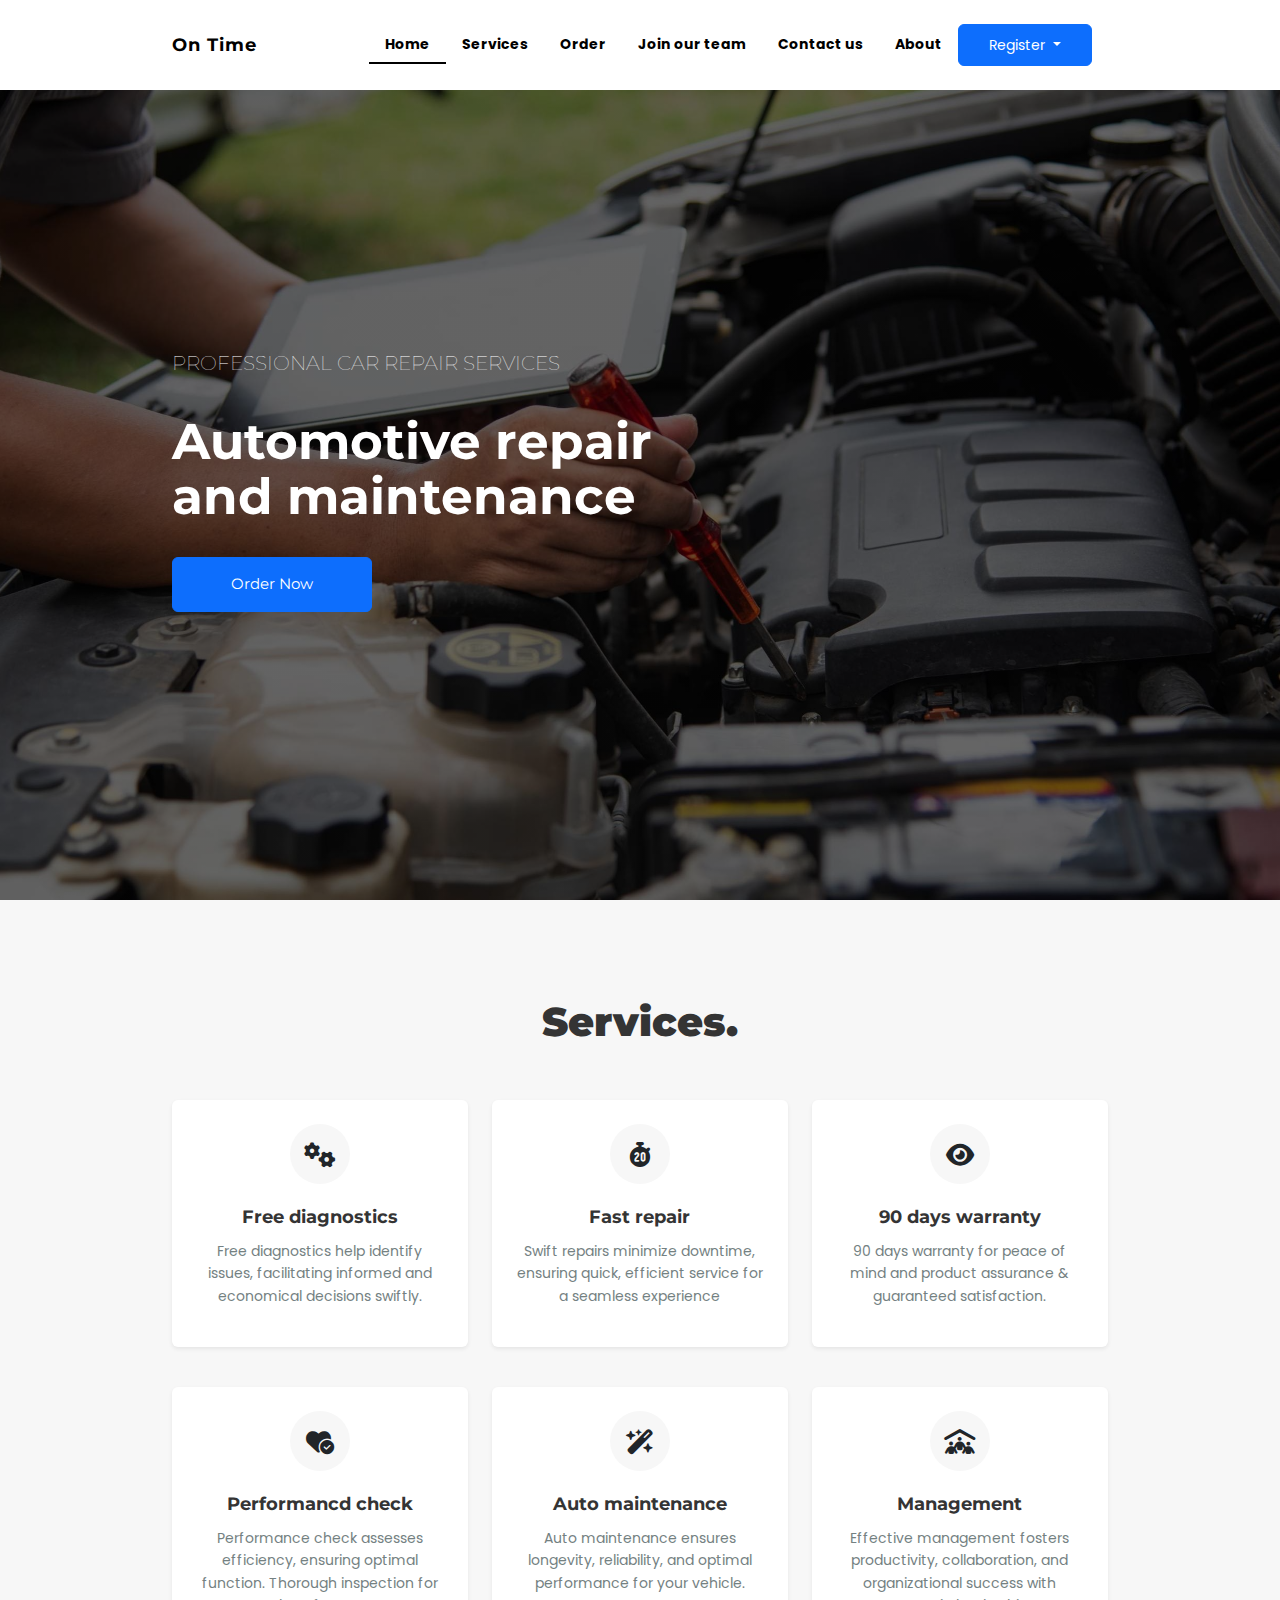
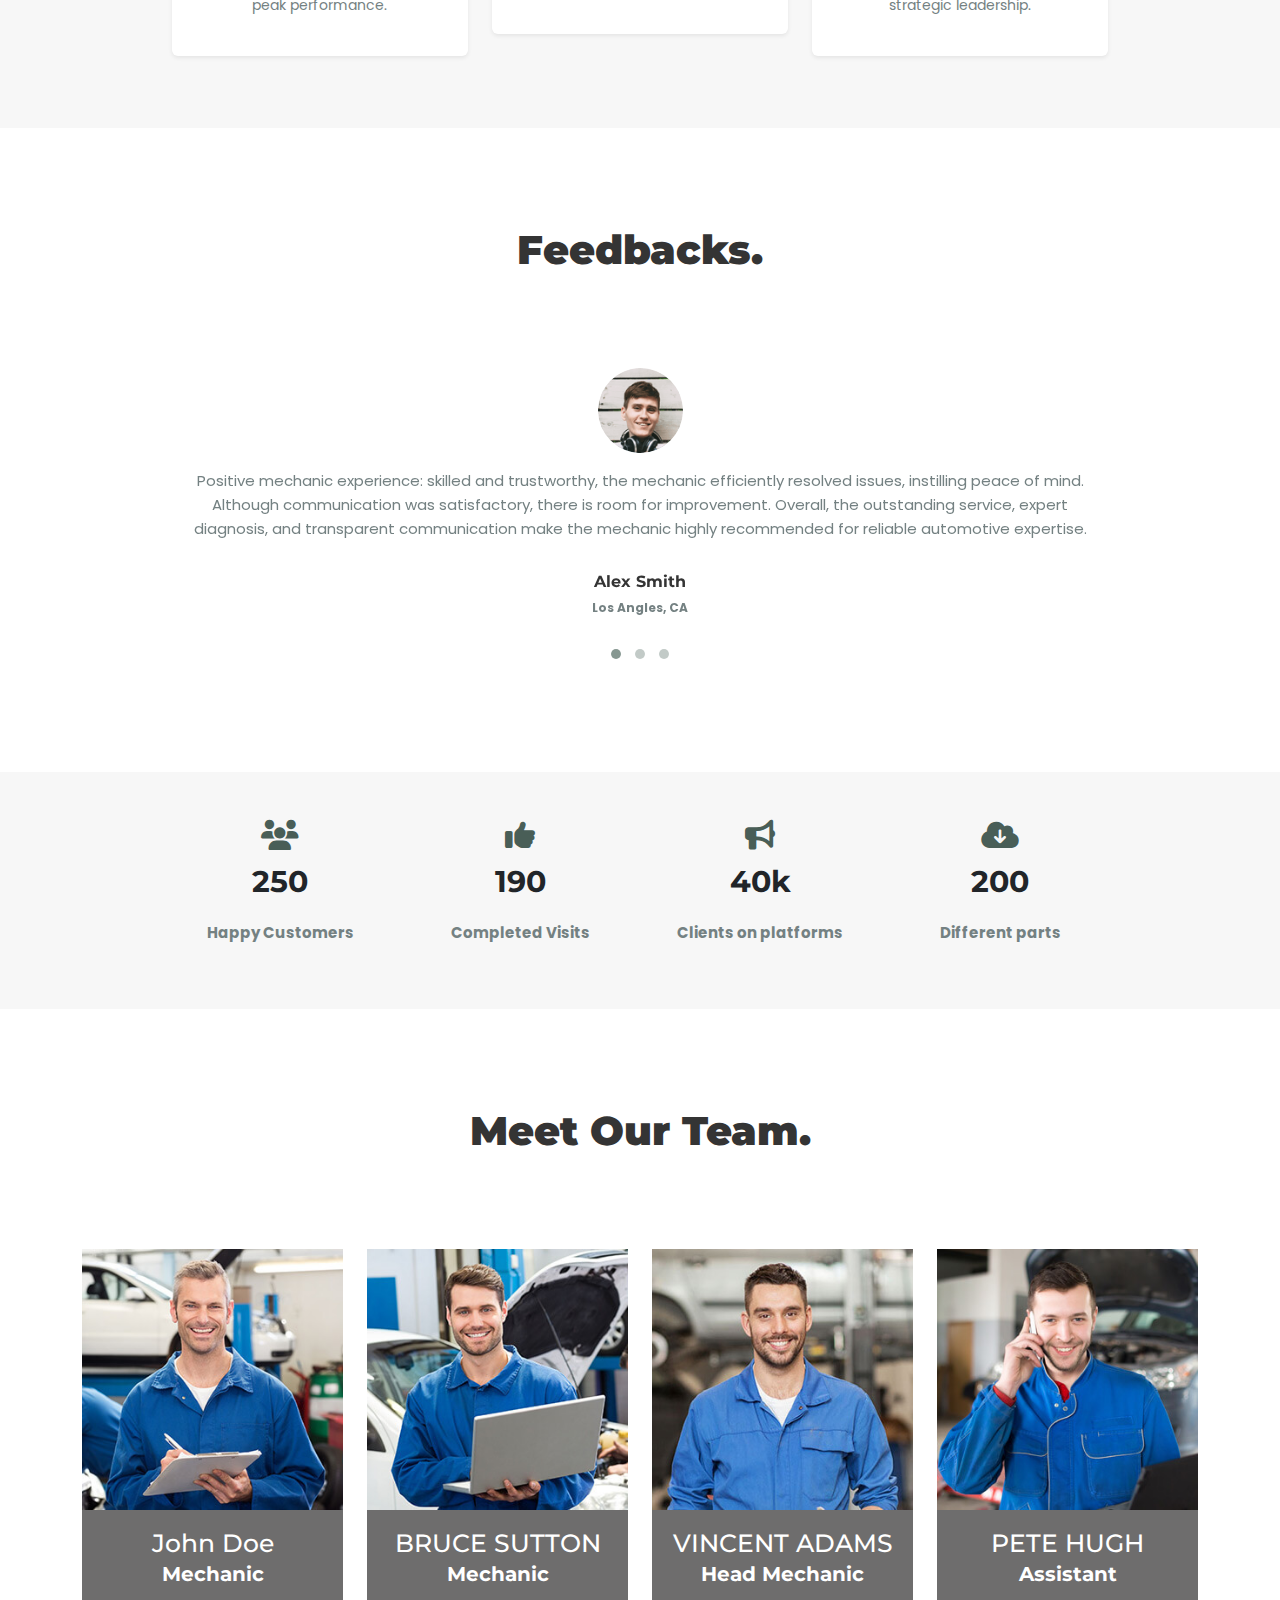
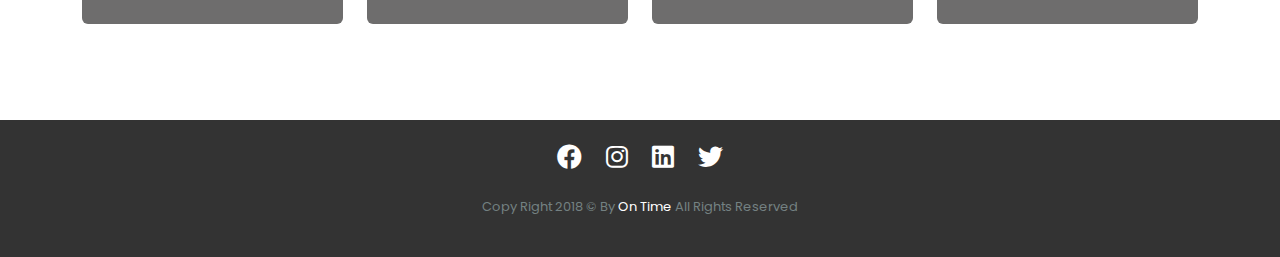
<file: Home/index.html>
<!DOCTYPE html>
<html lang="en">

<head>
    <meta charset="UTF-8">
    <meta name="viewport" content="width=device-width, initial-scale=1.0">
    <title>On Time</title>
    <link rel="shortcut icon" href="imgs/favicon.ico" type="image/x-icon">

    <!-- start links -->
    <link
        href="https://fonts.googleapis.com/css2?family=Montserrat:wght@100;400;700;900&family=Poppins:wght@200;300&display=swap"
        rel="stylesheet">
    <link rel="stylesheet" href="css/bootstrap.min.css">
    <link rel="stylesheet" href="css/all.min.css">
    <link rel="stylesheet" href="css/style.css">
    <!-- end links -->
</head>

<body data-bs-spy="scroll" data-bs-target="#navbar-example">
    <!-- start nav -->
    <nav class="navbar navbar-expand-lg position-fixed top-0 end-0 start-0 bg-white nav-underline z-3"
        id="navbar-example">
        <div class="container w-75">
            <a class="navbar-brand logo-edit" href="../Home/index.html">On Time</a>
            <button class="navbar-toggler" type="button" data-bs-toggle="collapse" data-bs-target="#navbarNav"
                aria-controls="navbarNav" aria-expanded="false" aria-label="Toggle navigation">
                <span class="navbar-toggler-icon"></span>
            </button>
            <div class="collapse navbar-collapse" id="navbarNav">
                <ul class="navbar-nav ms-auto p-3 edit-list">
                    <li class="nav-item">
                        <a class="nav-link active" aria-current="page" href="#home">Home</a>
                    </li>
                    <li class="nav-item">
                        <a class="nav-link" href="#services">Services</a>
                    </li>
                    <li class="nav-item">
                        <a class="nav-link" href="../About/About.html" data-bs-toggle="modal"
                            data-bs-target="#staticBackdrop">Order</a>
                    </li>
                    <li class="nav-item">
                        <a class="nav-link" href="../Join us/join.html">Join our team</a>
                    </li>
                    <li class="nav-item">
                        <a class="nav-link" href="../Contact us/contact.html">Contact us</a>
                    </li>
                    <li class="nav-item">
                        <a class="nav-link" href="../About/About.html">About</a>
                    </li>
                    <div class="dropdown">
                        <a class="btn btn-secondary dropdown-toggle bg-primary border-primary" href="#" role="button" data-bs-toggle="dropdown"
                            aria-expanded="false">
                            Register </a>

                        <ul class="dropdown-menu">
                            <li><a class="dropdown-item" href="../login/log.html">log in</a></li>
                            <li><a class="dropdown-item" href="../sign up/log.html">Create Account</a></li>
                        </ul>
                    </div>

                </ul>
            </div>
        </div>
    </nav>
    <!-- end nav -->
    <!-- start home -->
    <header id="home" class="min-vh-100 text-white d-flex align-items-center">
        <div class="container w-75">
            <div class="home-content" id="">
                <h5 span class="main-sent mt-5">PROFESSIONAL CAR REPAIR SERVICES</span></h5>
                <h5>Automotive repair<br>and maintenance</h5>
                <div class="home-icons">
                    <!-- Button trigger modal -->
                    <button type="button" class="btn btn-primary" data-bs-toggle="modal"
                        data-bs-target="#staticBackdrop">
                        Order Now
                    </button>
                    <!-- Modal -->
                    <div class="modal fade" id="staticBackdrop" data-bs-backdrop="static" data-bs-keyboard="false"
                        tabindex="-1" aria-labelledby="staticBackdropLabel" aria-hidden="true">
                        <div class="modal-dialog modal-dialog-centered">
                            <div class="modal-content">
                                <div class="modal-header">
                                    <h1 class="modal-title fs-5 text-primary" id="staticBackdropLabel">Make An
                                        Appointment
                                    </h1>
                                    <button type="button" class="btn-close" data-bs-dismiss="modal"
                                        aria-label="Close"></button>
                                </div>
                                <div class="modal-body">
                                    <form class="row g-2">
                                        <div class="col-md-6">
                                            <label for="inputName" class="form-label">Name</label>
                                            <input type="text" class="form-control" id="inputName" placeholder="Name">
                                        </div>
                                        <div class="col-md-6">
                                            <label for="inputPhone" class="form-label">Phone</label>
                                            <input type="number" class="form-control" id="inputPhone"
                                                placeholder="Phone">
                                        </div>

                                        <div class="col-12">
                                            <label for="inputAddress" class="form-label">Address</label>
                                            <input type="text" class="form-control" id="inputAddress"
                                                placeholder="Current location" required>
                                        </div>
                                        <div class="col-md-6">
                                            <label for="inputState" class="form-label input-color">car</label>
                                            <select id="inputState" class="form-select">
                                                <option selected>Car</option>
                                                <option>Chevrolet</option>
                                                <option>BMW</option>
                                                <option>Kia</option>
                                                <option>Mercedes</option>
                                            </select>
                                        </div>
                                        <div class="col-md-6">
                                            <label for="inputState" class="form-label input-color">model</label>
                                            <select id="inputState" class="form-select">
                                                <option selected>Model</option>
                                                <option>2010</option>
                                                <option>2011</option>
                                                <option>2012</option>
                                                <option>2013</option>
                                                <option>2014</option>
                                            </select>
                                        </div>
                                        <div class="col-12">
                                            <label for="inputState" class="form-label input-color">problem</label>
                                            <select id="inputState" class="form-select">
                                                <option selected>Car issue</option>
                                                <option>Engine</option>
                                                <option>Another..</option>
                                            </select>
                                        </div>
                                        <div class="form-check form-switch pt-4">
                                            <input class="form-check-input " type="checkbox" role="switch"
                                                id="flexSwitchCheckDefault">
                                            <label class="form-check-label text-black input-color"
                                                for="flexSwitchCheckDefault">Premium</label>
                                        </div>
                                        <p class="text-black input-color">Premium choice included extra fees (10%),
                                            Faster service and follow up with phone number you entered</p>

                                    </form>
                                </div>
                                <div class="modal-footer">
                                    <button type="button" class="btn btn-primary" id="liveToastBtn">Order</button>
                                    <div class="toast-container position-fixed top-0 start-0 p-3 rounded-1 ">
                                        <div id="liveToast" class="toast top-0 start-0 rounded-bottom-3" role="alert"
                                            aria-live="assertive" aria-atomic="true">
                                            <div class="toast-header">
                                                <strong class="me-auto">Mechanic assigned successfully<i
                                                        class="fa-solid fa-square-check bg-transparent"
                                                        style="color: #94b851;"></i></strong>
                                                <small>Just now</small>
                                                <button type="button" class="btn-close" data-bs-dismiss="toast"
                                                    aria-label="Close"></button>
                                            </div>
                                            <div class="toast-body text-white bg-success rounded-bottom-3">
                                                Your order has been successfully placed <br>
                                                Our mechanic is on the way <br>
                                                Estimated time is 20 minutes
                                            </div>
                                        </div>
                                    </div>
                                </div>
                            </div>
                        </div>
                    </div>
                </div>

            </div>
        </div>
        </div>
    </header>
    <!-- end home -->
    <!-- start services -->
    <section id="services">
        <h3 class="section-title">Services.</h3>
        <div class="container py-5 w-75">
            <div class="row gy-3">
                <div class="col-lg-4 pb-4 service-card">
                    <div class="text-center bg-white rounded-2 p-4 shadow-sm">
                        <div class="service-icon d-flex justify-content-center align-items-center m-auto">
                            <i class="fa-solid fa-gears"></i>
                        </div>
                        <h6 class="pt-4 pb-1">Free diagnostics</h6>
                        <p>Free diagnostics help identify issues, facilitating informed and economical decisions
                            swiftly.</p>
                    </div>
                </div>
                <div class="col-lg-4 pb-4 service-card">
                    <div class="text-center bg-white rounded-2 p-4 shadow-sm">
                        <div class="service-icon d-flex justify-content-center align-items-center m-auto">
                            <i class="fa-solid fa-stopwatch-20"></i>
                        </div>
                        <h6 class="pt-4 pb-1">Fast repair </h6>
                        <p>Swift repairs minimize downtime, ensuring quick, efficient service for a seamless experience
                        </p>
                    </div>
                </div>
                <div class="col-lg-4 pb-4 service-card">
                    <div class="text-center bg-white rounded-2 p-4 shadow-sm">
                        <div class="service-icon d-flex justify-content-center align-items-center m-auto">
                            <i class="fa-solid fa-eye"></i>
                        </div>
                        <h6 class="pt-4 pb-1">90 days warranty </h6>
                        <p>90 days warranty for peace of mind and product assurance & guaranteed satisfaction.</p>
                    </div>
                </div>
                <div class="col-lg-4 pb-4 service-card">
                    <div class="text-center bg-white rounded-2 p-4 shadow-sm">
                        <div class="service-icon d-flex justify-content-center align-items-center m-auto">
                            <i class="fa-solid fa-heart-circle-check"></i>
                        </div>
                        <h6 class="pt-4 pb-1">Performancd check </h6>
                        <p>Performance check assesses efficiency, ensuring optimal function. Thorough inspection for
                            peak performance.</p>
                    </div>
                </div>
                <div class="col-lg-4 pb-4 service-card">
                    <div class="text-center bg-white rounded-2 p-4 shadow-sm">
                        <div class="service-icon d-flex justify-content-center align-items-center m-auto">
                            <i class="fa-solid fa-wand-magic-sparkles"></i>
                        </div>
                        <h6 class="pt-4 pb-1">Auto maintenance </h6>
                        <p>Auto maintenance ensures longevity, reliability, and optimal performance for your vehicle.
                        </p>
                    </div>
                </div>
                <div class="col-lg-4 pb-4 service-card">
                    <div class="text-center bg-white rounded-2 p-4 shadow-sm">
                        <div class="service-icon d-flex justify-content-center align-items-center m-auto">
                            <i class="fa-solid fa-people-roof"></i>
                        </div>
                        <h6 class="pt-4 pb-1">Management</h6>
                        <p>Effective management fosters productivity, collaboration, and organizational success with
                            strategic leadership.</p>
                    </div>
                </div>


            </div>
        </div>
    </section>
    <!-- end services -->
    <!-- start testmonials -->
    <section id="clients">
        <h3 class="section-title">Feedbacks.</h3>

        <div id="carouselExampleIndicators" class="carousel slide mt-5 pt-5">
            <div class="carousel-inner">
                <div class="carousel-item active">
                    <div class="container">
                        <div class="col-md-10 mx-auto">
                            <div class="testmonial-item text-center">
                                <img src="imgs/review-2.png" alt="testmonial" class="rounded-circle">
                                <p class="pt-3 pb-3">Positive mechanic experience: skilled and trustworthy, the mechanic
                                    efficiently resolved issues, instilling peace of mind. Although communication was
                                    satisfactory, there is room for improvement. Overall, the outstanding service,
                                    expert diagnosis, and transparent communication make the mechanic highly recommended
                                    for reliable automotive expertise.</p>
                                <h6>Alex Smith</h6>
                                <p class="span-p">Los Angles, CA</p>
                            </div>
                        </div>
                    </div>
                </div>
                <div class="carousel-item">
                    <div class="container">
                        <div class="col-md-10 mx-auto">
                            <div class="testmonial-item text-center">
                                <img src="imgs/review-1.png" alt="testmonial" class="rounded-circle">
                                <p class="pt-3 pb-3">Positive mechanic experience: skilled and trustworthy, the mechanic
                                    efficiently resolved issues, instilling peace of mind. Although communication was
                                    satisfactory, there is room for improvement. Overall, the outstanding service,
                                    expert diagnosis, and transparent communication make the mechanic highly recommended
                                    for reliable automotive expertise.</p>
                                <h6>Fiona Williams</h6>
                                <p class="span-p">New York, NY</p>
                            </div>
                        </div>
                    </div>
                </div>
                <div class="carousel-item">
                    <div class="container">
                        <div class="col-md-10 mx-auto">
                            <div class="testmonial-item text-center">
                                <img src="imgs/review-4.png" alt="testmonial" class="rounded-circle">
                                <p class="pt-3 pb-3">Positive mechanic experience: skilled and trustworthy, the mechanic
                                    efficiently resolved issues, instilling peace of mind. Although communication was
                                    satisfactory, there is room for improvement. Overall, the outstanding service,
                                    expert diagnosis, and transparent communication make the mechanic highly recommended
                                    for reliable automotive expertise.</p>
                                <h6>David Turner</h6>
                                <p class="span-p">Rockford, WA</p>
                            </div>
                        </div>
                    </div>
                </div>
            </div>
            <div class="carousel-indicators mb-5 pb-5">
                <button type="button" data-bs-target="#carouselExampleIndicators" data-bs-slide-to="0" class="active"
                    aria-current="true" aria-label="Slide 1"></button>
                <button type="button" data-bs-target="#carouselExampleIndicators" data-bs-slide-to="1"
                    aria-label="Slide 2"></button>
                <button type="button" data-bs-target="#carouselExampleIndicators" data-bs-slide-to="2"
                    aria-label="Slide 3"></button>
            </div>
        </div>
    </section>
    <!-- end testmonials -->
    <!-- start counter -->
    <section id="stats">
        <div class="container pt-5 pb-5 w-75">
            <div class="row justify-content-center align-items-center">
                <div class="col-lg-3 text-center">
                    <i class="fa-solid fa-users"></i>
                    <h5>250</h5>
                    <p>Happy Customers</p>
                </div>
                <div class="col-lg-3 text-center">
                    <i class="fa-solid fa-thumbs-up"></i>
                    <h5>190</h5>
                    <p>Completed Visits</p>
                </div>
                <div class="col-lg-3 text-center">
                    <i class="fa-solid fa-bullhorn"></i>
                    <h5>40k</h5>
                    <p>Clients on platforms</p>
                </div>
                <div class="col-lg-3 text-center">
                    <i class="fa-solid fa-cloud-arrow-down"></i>
                    <h5>200</h5>
                    <p>Different parts</p>
                </div>
            </div>
        </div>
    </section>
    <!-- end counter -->
    <!-- start team -->
    <section id="team">
        <h3 class="section-title"> Meet Our Team.</h3>
        <div class="container pt-5 pb-5 mb-5 mt-5">
            <div class="row gy-3">
                <div class="col-lg-3 col-md-6 text-center">
                    <div class="card position-relative overflow-hidden">
                        <img src="imgs/team2.jpg" class="card-img-top overflow-hidden" alt="team">
                        <div
                            class="team-layer position-absolute bg-white d-flex justify-content-center align-items-center overflow-hidden">
                            <div class="layer-content">
                                <div class="layer-icons-team text-center overflow-hidden">
                                    <i class="fa-solid fa-phone"></i>
                                    <i class="fa-solid fa-envelope"></i>
                                </div>
                            </div>
                        </div>
                        <div class="card-body overflow-hidden">
                            <h4 class="pt-1">John Doe</h4>
                            <h5>Mechanic</h5>
                        </div>
                    </div>
                </div>
                <div class="col-lg-3 col-md-6 text-center">
                    <div class="card position-relative overflow-hidden">
                        <img src="imgs/team3.jpg" class="card-img-top overflow-hidden" alt="team">
                        <div
                            class="team-layer position-absolute bg-white d-flex justify-content-center align-items-center overflow-hidden">
                            <div class="layer-content">
                                <div class="layer-icons-team text-center overflow-hidden">
                                    <i class="fa-solid fa-phone"></i>
                                    <i class="fa-solid fa-envelope"></i>
                                </div>
                            </div>
                        </div>
                        <div class="card-body overflow-hidden">
                            <h4 class="pt-1">BRUCE SUTTON </h4>
                            <h5>Mechanic</h5>
                        </div>
                    </div>
                </div>
                <div class="col-lg-3 col-md-6 text-center">
                    <div class="card position-relative overflow-hidden">
                        <img src="imgs/team4.jpg" class="card-img-top overflow-hidden" alt="team">
                        <div
                            class="team-layer position-absolute bg-white d-flex justify-content-center align-items-center overflow-hidden">
                            <div class="layer-content">
                                <div class="layer-icons-team text-center overflow-hidden">
                                    <i class="fa-solid fa-phone"></i>
                                    <i class="fa-solid fa-envelope"></i>
                                </div>
                            </div>
                        </div>
                        <div class="card-body overflow-hidden">
                            <h4 class="pt-1">VINCENT ADAMS </h4>
                            <h5>Head Mechanic</h5>
                        </div>
                    </div>
                </div>
                <div class="col-lg-3 col-md-6 text-center">
                    <div class="card position-relative overflow-hidden">
                        <img src="imgs/team12.jpg" class="card-img-top overflow-hidden" alt="team">
                        <div
                            class="team-layer position-absolute bg-white d-flex justify-content-center align-items-center overflow-hidden">
                            <div class="layer-content">
                                <div class="layer-icons-team text-center overflow-hidden">
                                    <i class="fa-solid fa-phone"></i>
                                    <i class="fa-solid fa-envelope"></i>
                                </div>
                            </div>
                        </div>
                        <div class="card-body overflow-hidden">
                            <h4 class="pt-1">PETE HUGH </h4>
                            <h5>Assistant</h5>
                        </div>
                    </div>
                </div>
            </div>
        </div>
    </section>
    <!-- end team -->
    <!-- start footer -->
    <footer>
        <div class="container">
            <div class="d-flex justify-content-center align-items-center text-center gap-4 pt-4">
                <a href="#"><i class="fa-brands fa-facebook"></i></a>
                <a href="#"><i class="fa-brands fa-instagram"></i></a>
                <a href="#"><i class="fa-brands fa-linkedin"></i></a>
                <a href="#"><i class="fa-brands fa-twitter"></i></a>
            </div>
            <div class="d-flex justify-content-center align-items-center text-center">
                <p class="py-4">Copy Right 2018 © By <span class="text-white">On Time</span> All Rights Reserved</p>
            </div>
        </div>
    </footer>
    <!-- end footer -->

    <script src="js/bootstrap.bundle.min.js"></script>
    <Script>
        const toastTrigger = document.getElementById('liveToastBtn')
        const toastLiveExample = document.getElementById('liveToast')

        if (toastTrigger) {
            const toastBootstrap = bootstrap.Toast.getOrCreateInstance(toastLiveExample)
            toastTrigger.addEventListener('click', () => {
                toastBootstrap.show()
            })
        }
    </Script>
</body>

</html>
</file>
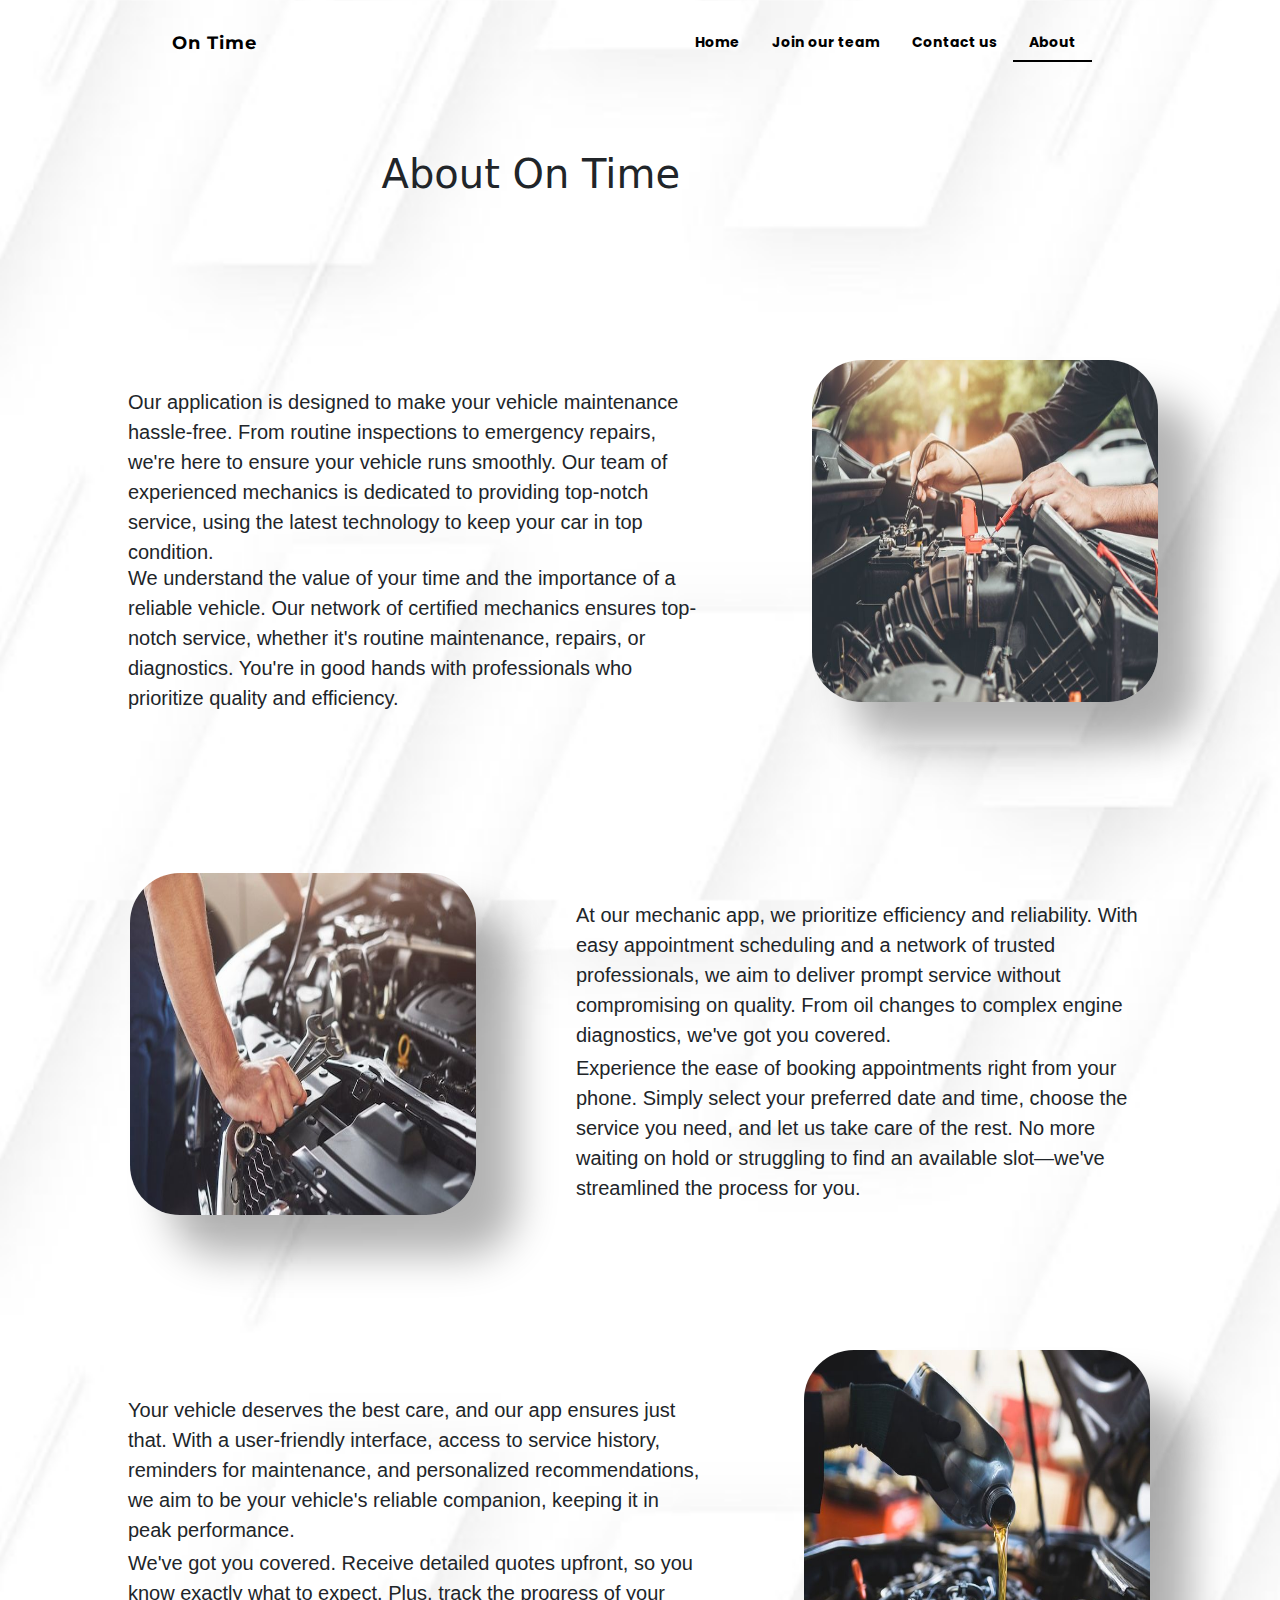
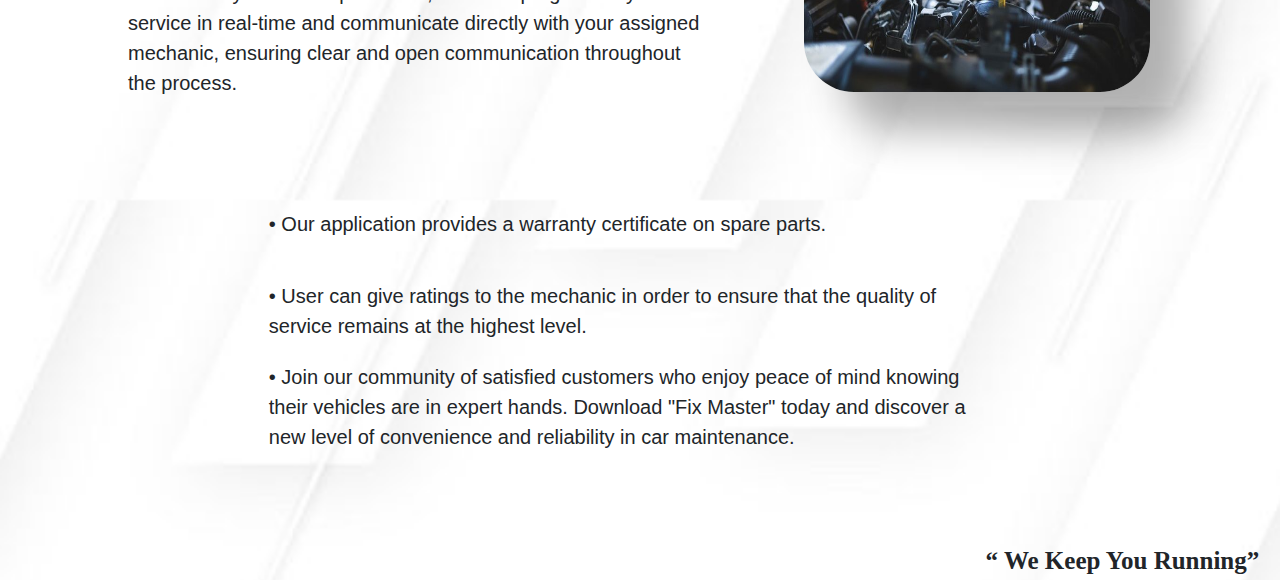
<file: About/About.html>
<!DOCTYPE html>
<html lang="en">

<head>
    <meta charset="UTF-8">
    <meta name="viewport" content="width=device-width, initial-scale=1.0">
    <title>About</title>
    <link
        href="https://fonts.googleapis.com/css2?family=Montserrat:wght@100;400;700;900&family=Poppins:wght@200;300&display=swap"
        rel="stylesheet">
    <link rel="stylesheet" href="css/bootstrap.min.css">
    <link rel="stylesheet" href="css/all.min.css">
    <link rel="stylesheet" href="css/style.css">
    <link rel="stylesheet" href="about.css">
    <link rel="icon" href="./images/download (1).png">
</head>

<body data-bs-spy="scroll" data-bs-target="#navbar-example">
        <!-- start nav -->
        <nav class="navbar navbar-expand-lg position-absolutebg-white nav-underline z-3"
        id="navbar-example">
        <div class="container w-75">
            <a class="navbar-brand logo-edit" href="../Home/index.html">On Time</a>
            <button class="navbar-toggler" type="button" data-bs-toggle="collapse" data-bs-target="#navbarNav"
                aria-controls="navbarNav" aria-expanded="false" aria-label="Toggle navigation">
                <span class="navbar-toggler-icon"></span>
            </button>
            <div class="collapse navbar-collapse" id="navbarNav">
                <ul class="navbar-nav ms-auto p-3 edit-list">
                    <li class="nav-item">
                        <a class="nav-link" aria-current="page" href="../Home/index.html">Home</a>
                    </li>
                        <a class="nav-link" href="../Join us/join.html">Join our team</a>
                    </li>
                    <li class="nav-item">
                        <a class="nav-link" href="../Contact us/contact.html">Contact us</a>
                    </li>
                    <li class="nav-item">
                        <a class="nav-link active" href="../About/About.html">About</a>
                    </li>
                </ul>
            </div>
        </div>
    </nav>
    <!-- end nav -->
    <section id="about">
        <h1 class="h1">About On Time</h1>
        <p class="p1">Our application is designed to make your vehicle maintenance hassle-free. From routine inspections
            to
            emergency repairs, we're here to ensure your vehicle runs smoothly. Our team of experienced mechanics is
            dedicated to providing top-notch service, using the latest technology to keep your car in top condition.</p>
        <img class="p1img" src="./images/How Car Data Can Help Predict Car Maintenance Needs.jpeg" alt="Image">
        <p class="p2">At our mechanic app, we prioritize efficiency and reliability. With easy appointment scheduling
            and a
            network of trusted professionals, we aim to deliver prompt service without compromising on quality. From oil
            changes to complex engine diagnostics, we've got you covered.</p>
        <img class="p2img" src="./images/login (3).jpeg" alt="Image">
        <p class="p3">Your vehicle deserves the best care, and our app ensures just that. With a user-friendly
            interface,
            access to service history, reminders for maintenance, and personalized recommendations, we aim to be your
            vehicle's reliable companion, keeping it in peak performance.</p>
        <img class="p3img" src="./images/7 Ways You're Ruining Your Car.jpeg" alt="Image">
        <p class="p6">• Join our community of satisfied customers who enjoy peace of mind knowing their vehicles are in
            expert hands. Download "Fix Master" today and discover a new level of convenience and reliability in car
            maintenance.</p>
        <p class="p4">• Our application provides a warranty certificate on spare parts.</p>
        <p class="p5">• User can give ratings to the mechanic in order to ensure that the quality of service remains at
            the
            highest level.</p>
        <q class="q"> We Keep You Running</q>
        <p class="p7">We understand the value of your time and the importance of a reliable vehicle. Our network of
            certified mechanics ensures top-notch service, whether it's routine maintenance, repairs, or diagnostics.
            You're
            in good hands with professionals who prioritize quality and efficiency.</p>
        <p class="p8">Experience the ease of booking appointments right from your phone. Simply select your preferred
            date
            and time, choose the service you need, and let us take care of the rest. No more waiting on hold or
            struggling
            to find an available slot—we've streamlined the process for you.</p>
        <p class="p9">We've got you covered. Receive detailed quotes upfront, so you know exactly what to expect. Plus,
            track the progress of your service in real-time and communicate directly with your assigned mechanic,
            ensuring
            clear and open communication throughout the process.</p>
    </section>
    <!--FONT AWESOME-->
    <link rel="stylesheet" href="https://cdnjs.cloudflare.com/ajax/libs/font-awesome/4.7.0/css/font-awesome.min.css">

    <!--GOOGLE FONTS-->
    <link rel="preconnect" href="https://fonts.gstatic.com">
    <link href="https://fonts.googleapis.com/css2?family=Fredoka+One&family=Play&display=swap" rel="stylesheet">
    <script src="js/bootstrap.bundle.min.js"></script>


</body>

</html>
</file>
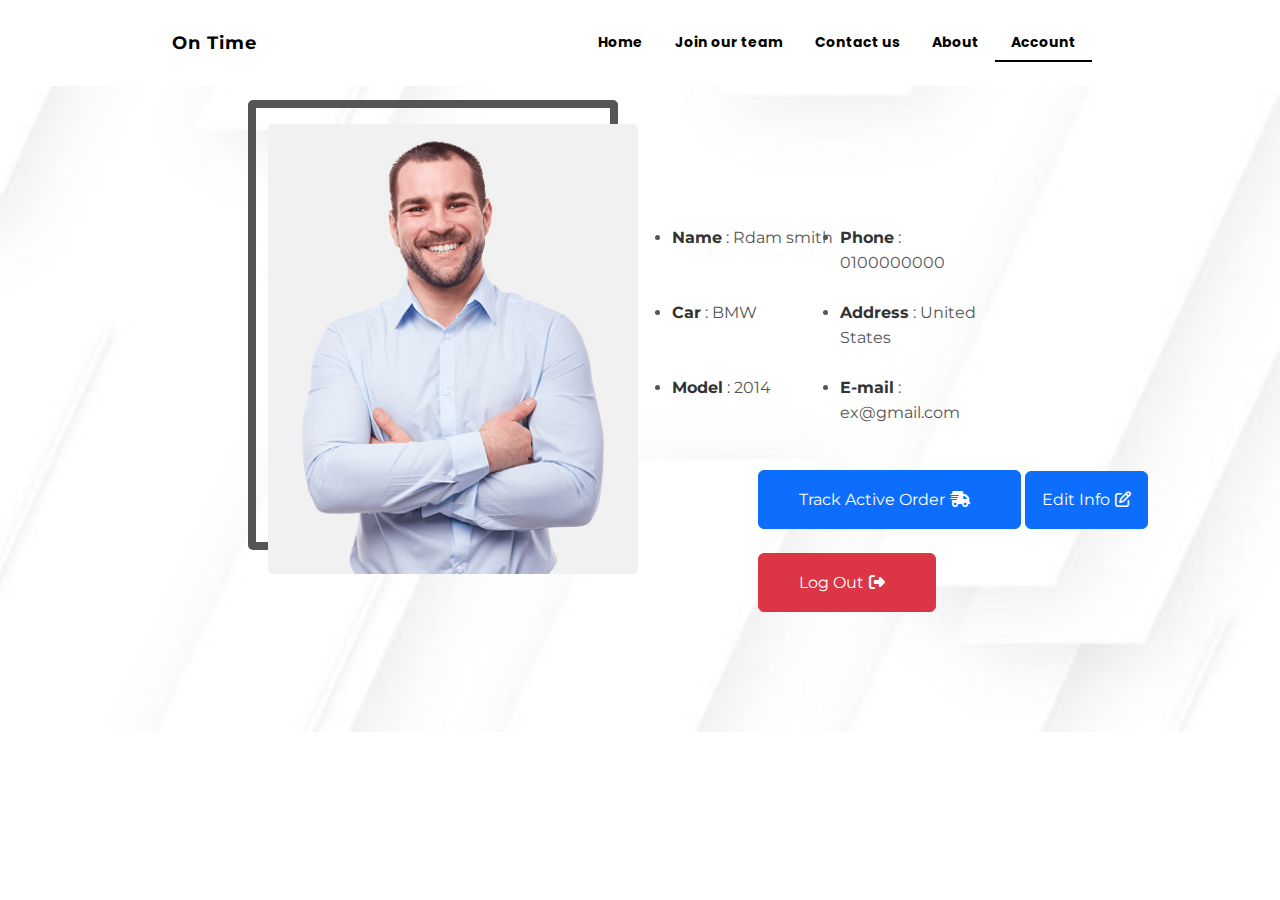
<file: account/account.html>
<!DOCTYPE html>
<html lang="en">

<head>
    <meta charset="UTF-8">
    <meta name="viewport" content="width=device-width, initial-scale=1.0">
    <title>Account</title>
    <link rel="shortcut icon" href="imgs/favicon.ico" type="image/x-icon">

    <!-- start links -->
    <link
        href="https://fonts.googleapis.com/css2?family=Montserrat:wght@100;400;700;900&family=Poppins:wght@200;300&display=swap"
        rel="stylesheet">
    <link rel="stylesheet" href="css/bootstrap.min.css">
    <link rel="stylesheet" href="css/all.min.css">
    <link rel="stylesheet" href="css/style.css">
    <!-- end links -->
</head>

<body data-bs-spy="scroll" data-bs-target="#navbar-example">
    <!-- start nav -->
    <nav class="navbar navbar-expand-lg position-fixed top-0 end-0 start-0 bg-white nav-underline z-3"
        id="navbar-example">
        <div class="container w-75">
            <a class="navbar-brand logo-edit" href="../Home after/home.html">On Time</a>
            <button class="navbar-toggler" type="button" data-bs-toggle="collapse" data-bs-target="#navbarNav"
                aria-controls="navbarNav" aria-expanded="false" aria-label="Toggle navigation">
                <span class="navbar-toggler-icon"></span>
            </button>
            <div class="collapse navbar-collapse" id="navbarNav">
                <ul class="navbar-nav ms-auto p-3 edit-list">
                    <li class="nav-item">
                        <a class="nav-link" aria-current="page" href="../Home after/home.html">Home</a>
                    </li>
                    <li class="nav-item">
                        <a class="nav-link" href="../Join us/join.html">Join our team</a>
                    </li>
                    <li class="nav-item">
                        <a class="nav-link" href="../Contact us/contact.html">Contact us</a>
                    </li>
                    <li class="nav-item">
                        <a class="nav-link" href="../About/About.html">About</a>
                    </li>
                    <li class="nav-item">
                        <a class="nav-link active" aria-current="page" href="account.html">Account</a>
                    </li>

                </ul>
            </div>
        </div>
    </nav>

    <!-- start info -->
    <div class="info" id="info">
        <div class="container2">
            <div class="info-img info-common">
                <div class="img1"></div>
                <div class="img2">
                    <img src="imgs/about.jpg" alt="about">
                    <div class="bglayer">
                        <i class="fa-brands fa-facebook-f icons-hover" id="icons-hover"></i>
                        <i class="fa-brands fa-twitter icons-hover" id="icons-hover"></i>
                        <i class="fa-brands fa-google icons-hover" id="icons-hover"></i>
                        <i class="fa-brands fa-linkedin-in" id="icons-hover"></i>
                    </div>
                </div>
            </div>
            <div class="all-content">
                <div class="info-list">
                    <ul>
                        <li><span class="text-li">Name</span> : Rdam smith</li>
                        <li><span>Phone</span> : 0100000000</li><br>
                        <li><span>Car</span> : BMW</li>
                        <li><span>Address</span> : United States</li><br>
                        <li><span>Model</span> : 2014</li>
                        <li><span>E-mail</span> : ex@gmail.com</li>
                    </ul>
                </div>
                <div class="info-btn">
                    <button type="button" class="btn btn-primary p-3">
                        <a href="../Track Order/Track.html" target="_blank">Track Active Order<i
                                class="fa-solid fa-truck-fast" id="icon"></i></a>
                    </button>

                    <button type="button" class="btn btn-primary p-3" data-bs-toggle="modal"
                        data-bs-target="#staticBackdrop">
                        Edit Info<i class="fa-regular fa-pen-to-square" id="icon"></i>
                    </button>
                    <!-- Modal -->
                    <div class="modal fade" id="staticBackdrop" data-bs-backdrop="static" data-bs-keyboard="false"
                        tabindex="-1" aria-labelledby="staticBackdropLabel" aria-hidden="true">
                        <div class="modal-dialog modal-dialog-centered">
                            <div class="modal-content">
                                <div class="modal-header">
                                    <h1 class="modal-title fs-5 text-primary" id="staticBackdropLabel">
                                        Edit Info
                                    </h1>
                                    <button type="button" class="btn-close" data-bs-dismiss="modal"
                                        aria-label="Close"></button>
                                </div>
                                <div class="modal-body">
                                    <form class="row g-2">
                                        <div class="col-md-6">
                                            <label for="inputName" class="form-label">Name</label>
                                            <input type="text" class="form-control" id="inputName" value="Rdam smith">
                                        </div>
                                        <div class="col-md-6">
                                            <label for="inputPhone" class="form-label">Phone</label>
                                            <input type="number" class="form-control" id="inputPhone"
                                                value="0100000000">
                                        </div>

                                        <div class="col-12">
                                            <label for="inputAddress" class="form-label">Address</label>
                                            <input type="text" class="form-control" id="inputAddress"
                                                value="United States" required>
                                        </div>
                                        <div class="col-md-6">
                                            <label for="inputAddress" class="form-label">Car</label>
                                            <input type="text" class="form-control" id="inputAddress" value="BMW"
                                                required>
                                        </div>
                                        <div class="col-md-6">
                                            <label for="inputAddress" class="form-label">Model</label>
                                            <input type="text" class="form-control" id="inputAddress" value="2014"
                                                required>
                                        </div>
                                        <div class="col-12">
                                            <label for="inputAddress" class="form-label">Email</label>
                                            <input type="text" class="form-control" id="inputAddress"
                                                value="ex@gmail.com" required>
                                        </div>

                                    </form>
                                </div>
                                <div class="modal-footer">
                                    <button type="button" class="btn btn-primary" id="liveToastBtn">Save</button>

                                    <div class="toast-container position-fixed start-0 top-0 p-3">
                                        <div id="liveToast" class="toast" role="alert" aria-live="assertive"
                                            aria-atomic="true">
                                            <div class="toast-body bg-success text-white">
                                                Changes Saved Successfully
                                            </div>
                                        </div>
                                    </div>
                                </div>
                            </div>
                        </div>
                    </div>
                    <br> <br>
                    <button type="button" class="last-hover btn btn-primary bg-danger p-3 border-danger">
                        <a href="../Home/index.html" class="bg-danger border-danger">Log Out<i class="fa-solid fa-right-from-bracket" id="icon"></i></a>
                    </button>
                </div>
            </div>
            <div class="clr"></div>
        </div>
        <!-- end account -->
        <script src="js/bootstrap.bundle.min.js"></script>
        <script>
            const myModal = document.getElementById('myModal')
            const myInput = document.getElementById('myInput')

            myModal.addEventListener('shown.bs.modal', () => {
                myInput.focus()
            })

        </script>
        <script>
            const toastTrigger = document.getElementById('liveToastBtn')
            const toastLiveExample = document.getElementById('liveToast')

            if (toastTrigger) {
                const toastBootstrap = bootstrap.Toast.getOrCreateInstance(toastLiveExample)
                toastTrigger.addEventListener('click', () => {
                    toastBootstrap.show()
                })
            }
        </script>
</body>

</html>
</file>
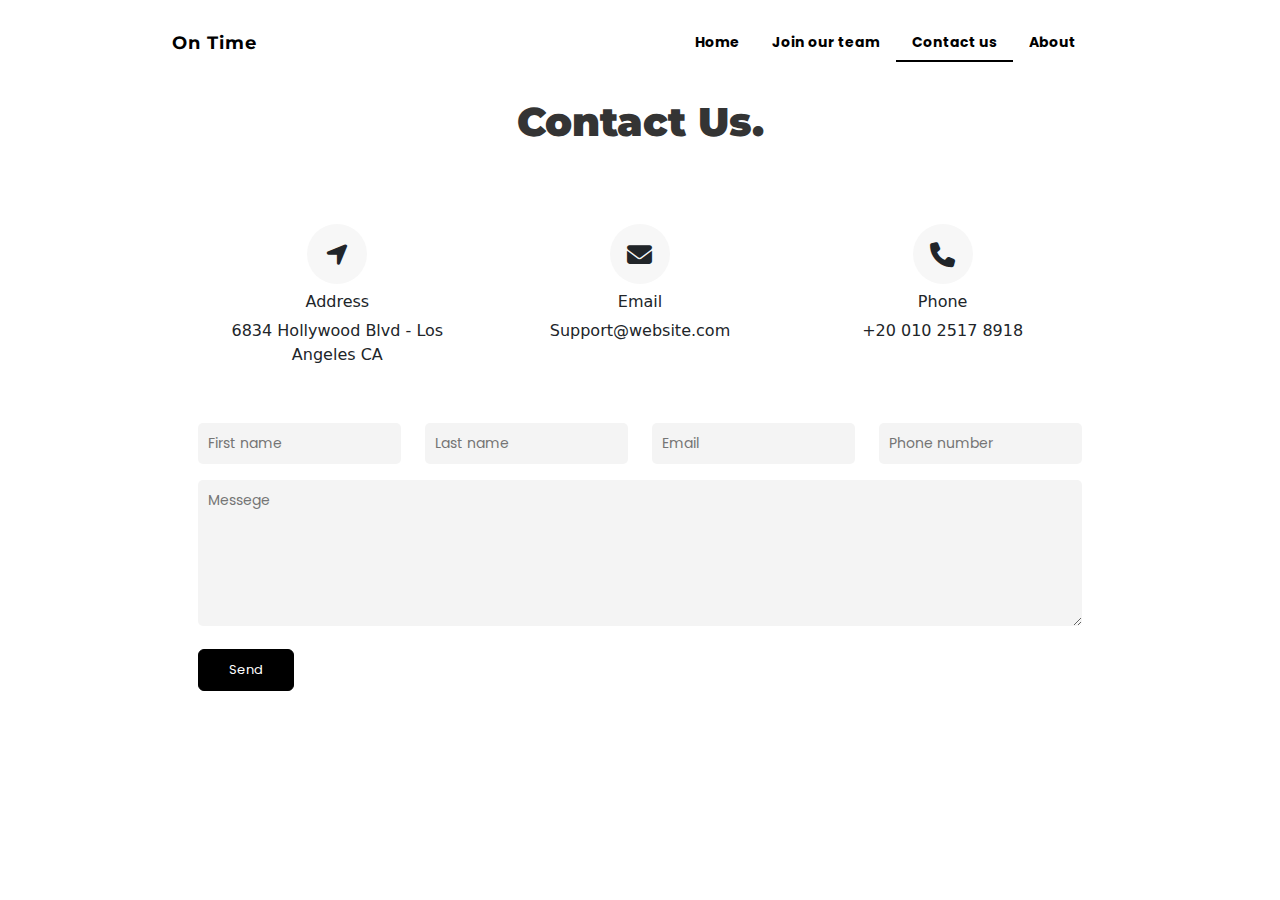
<file: Contact us/contact.html>
<!DOCTYPE html>
<html lang="en">

<head>
    <meta charset="UTF-8">
    <meta name="viewport" content="width=device-width, initial-scale=1.0">
    <title>On Time</title>
    <link rel="shortcut icon" href="imgs/favicon.ico" type="image/x-icon">

    <!-- start links -->
    <link
        href="https://fonts.googleapis.com/css2?family=Montserrat:wght@100;400;700;900&family=Poppins:wght@200;300&display=swap"
        rel="stylesheet">
    <link rel="stylesheet" href="css/bootstrap.min.css">
    <link rel="stylesheet" href="css/all.min.css">
    <link rel="stylesheet" href="css/style.css">
    <!-- end links -->
</head>

<body data-bs-spy="scroll" data-bs-target="#navbar-example">
    <!-- start nav -->
    <nav class="navbar navbar-expand-lg position-fixed top-0 end-0 start-0 bg-white nav-underline z-3"
        id="navbar-example">
        <div class="container w-75">
            <a class="navbar-brand logo-edit" href="../Home/index.html">On Time</a>
            <button class="navbar-toggler" type="button" data-bs-toggle="collapse" data-bs-target="#navbarNav"
                aria-controls="navbarNav" aria-expanded="false" aria-label="Toggle navigation">
                <span class="navbar-toggler-icon"></span>
            </button>
            <div class="collapse navbar-collapse" id="navbarNav">
                <ul class="navbar-nav ms-auto p-3 edit-list">
                    <li class="nav-item">
                        <a class="nav-link" aria-current="page" href="../Home/index.html">Home</a>
                    </li>
                    <li class="nav-item">
                        <a class="nav-link" href="../Join us/join.html">Join our team</a>
                    </li>
                    <li class="nav-item">
                        <a class="nav-link active" href="../Contact us/contact.html">Contact us</a>
                    </li>
                    <li class="nav-item">
                        <a class="nav-link" href="../About/About.html">About</a>
                    </li>
                </ul>
            </div>
        </div>
    </nav>
    <!-- end nav -->
    <section id="contact" class="mb-3">
        <h3 class="section-title pb-5">Contact Us.</h3>
        <div class="container">
            <div class="row gy-3">
                <div class="col-lg-4 col-sm-12 col-md-12 service-card">
                    <div class="text-center bg-white p-4">
                        <div class="service-icon d-flex justify-content-center align-items-center m-auto">
                            <i class="fa-solid fa-location-arrow"></i>
                        </div>
                        <h6 class="pt-2">Address</h6>
                        <p>6834 Hollywood Blvd - Los Angeles CA </p>
                    </div>
                </div>
                <div class="col-lg-4 service-card">
                    <div class="text-center bg-white p-4">
                        <div class="service-icon d-flex justify-content-center align-items-center m-auto">
                            <i class="fa-solid fa-envelope"></i>
                        </div>
                        <h6 class="pt-2">Email</h6>
                        <p>Support@website.com </p>
                    </div>
                </div>
                <div class="col-lg-4 service-card">
                    <div class="text-center bg-white p-4">
                        <div class="service-icon d-flex justify-content-center align-items-center m-auto">
                            <i class="fa-solid fa-phone"></i>
                        </div>
                        <h6 class="pt-2">Phone</h6>
                        <p>+20 010 2517 8918 </p>
                    </div>
                </div>
                <form class="">
                    <div class="d-flex flex-column flex-lg-row gap-2 gap-lg-4">
                        <input type="text" placeholder="First name" aria-label="First name">
                        <input type="text" placeholder="Last name" aria-label="Last name">
                        <input type="email" placeholder="Email" aria-label="Email">
                        <input type="number" placeholder="Phone number" aria-label="Phone number">
                    </div>
                    <textarea name="" id="" cols="10" rows="6" placeholder="Messege" class=" mt-3"></textarea>
                    <button type="button" class="btn btn-light mt-3 mb-5">Send</button>
                </form>
            </div>
        </div>
    </section>
    <!-- end contact -->
    <script src="js/bootstrap.bundle.min.js"></script>
</body>

</html>
</file>
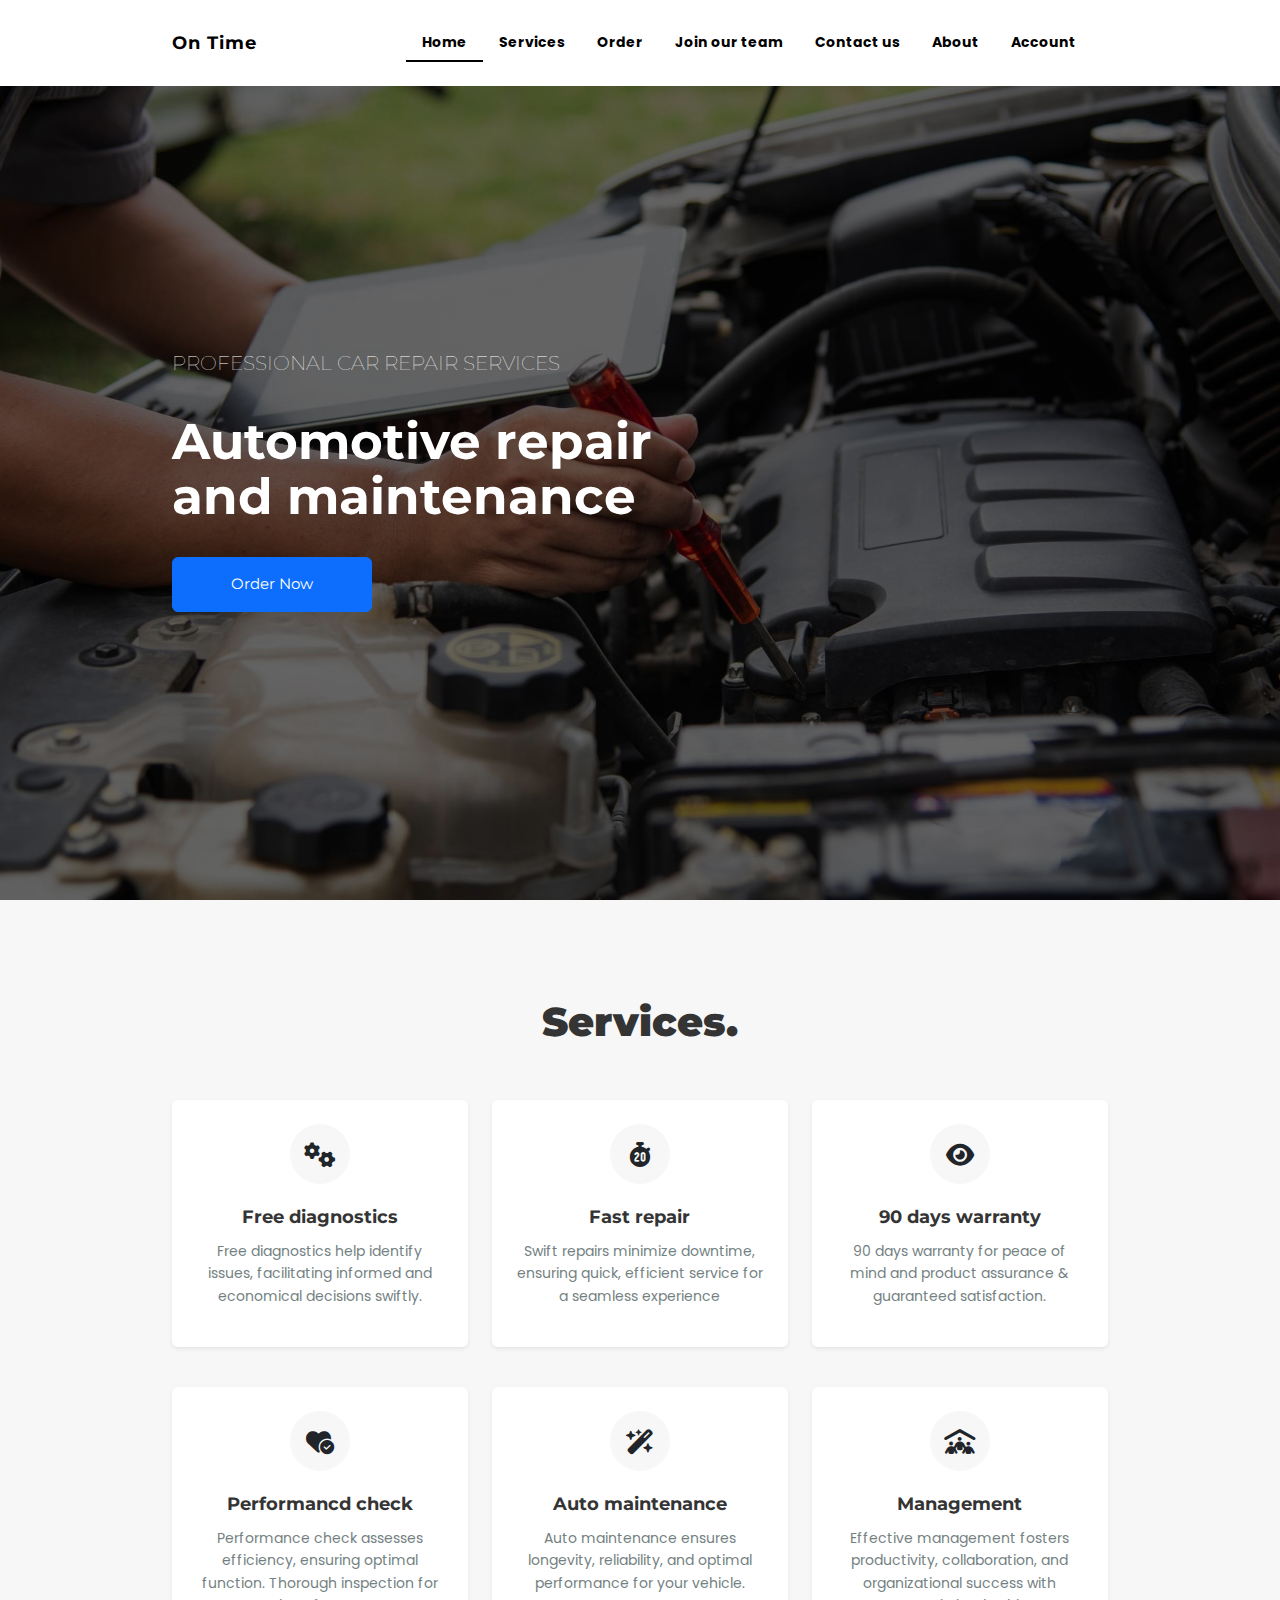
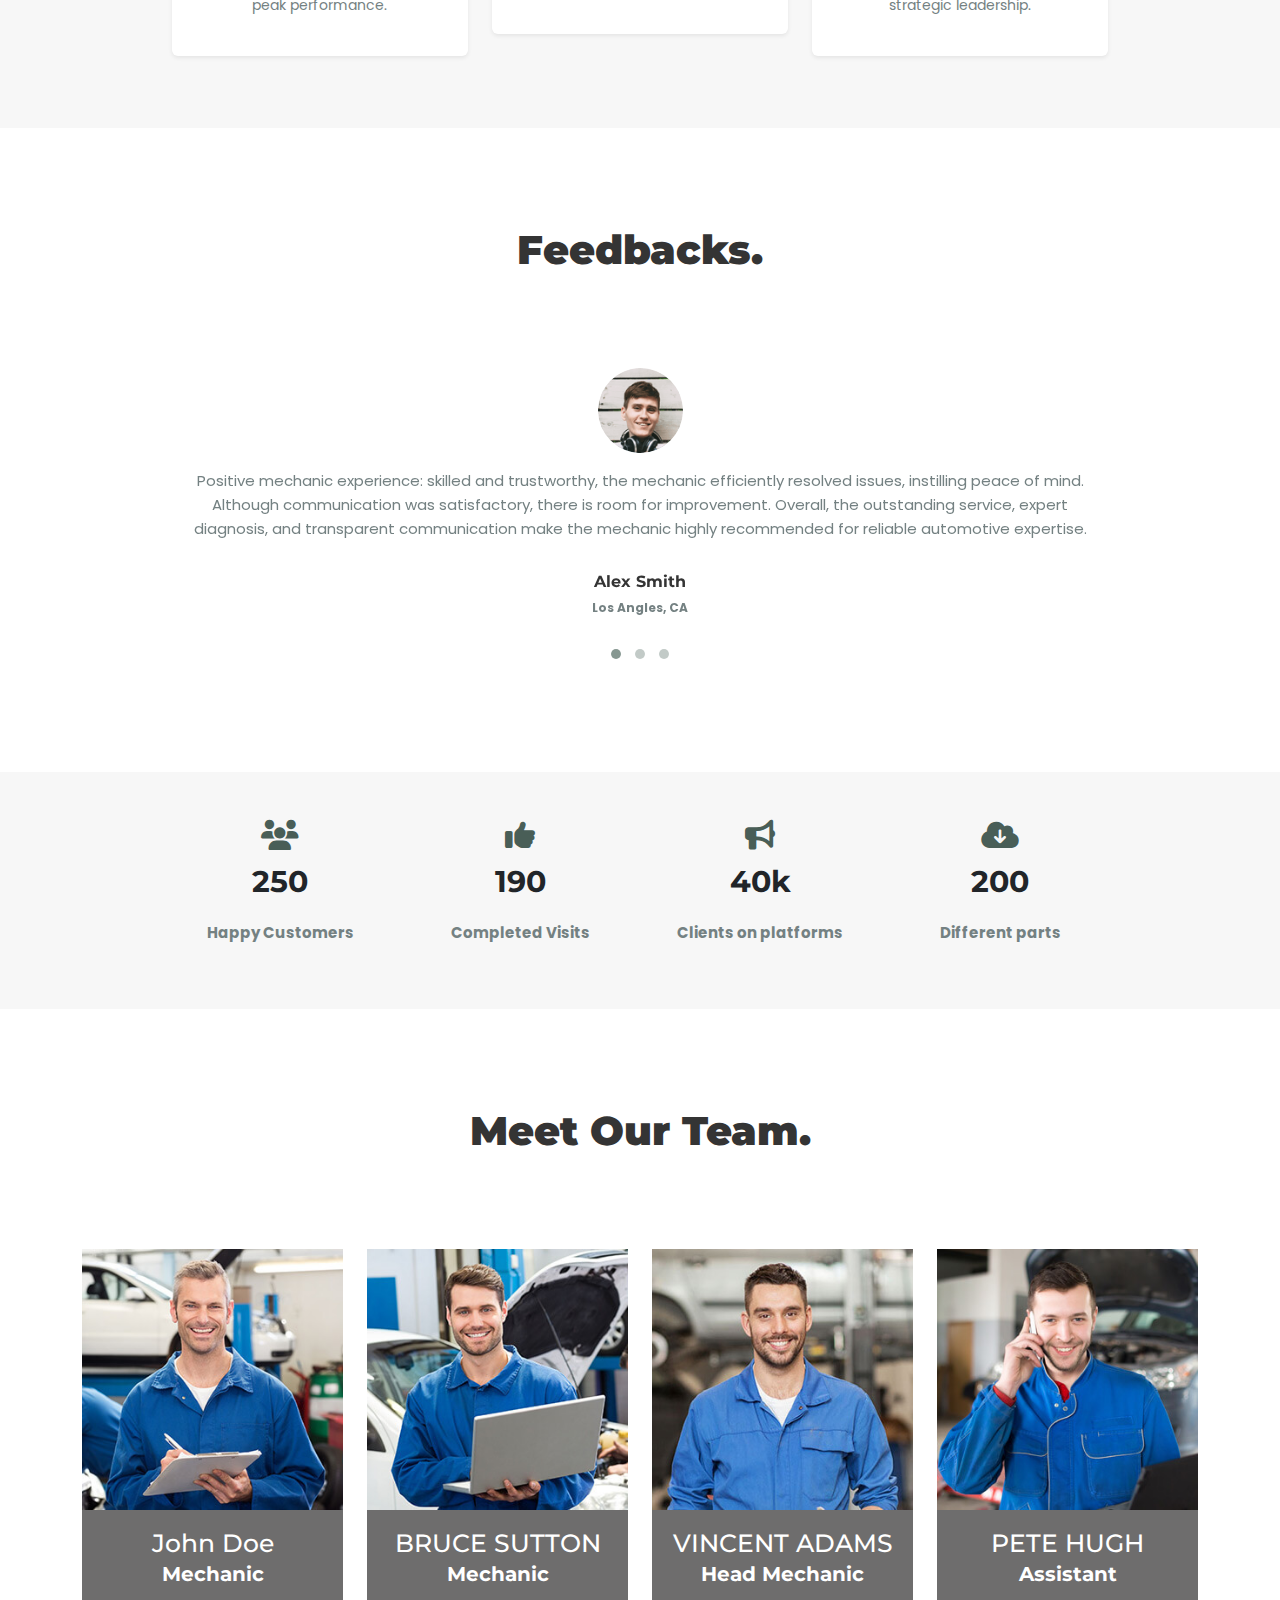
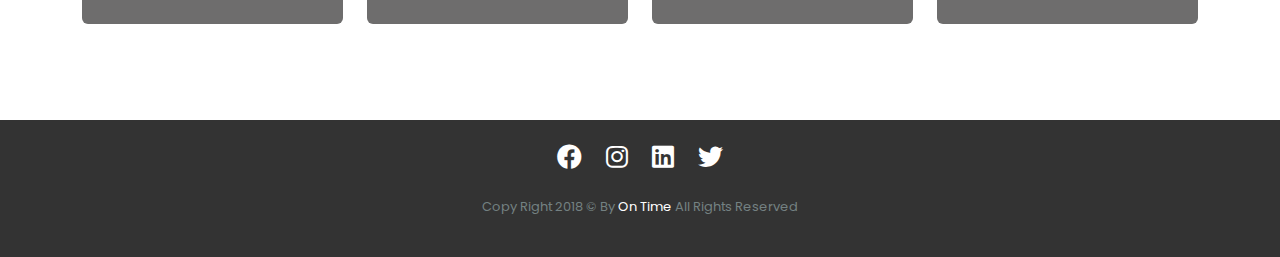
<file: Home after/home.html>
<!DOCTYPE html>
<html lang="en">

<head>
    <meta charset="UTF-8">
    <meta name="viewport" content="width=device-width, initial-scale=1.0">
    <title>On Time</title>
    <link rel="shortcut icon" href="imgs/favicon.ico" type="image/x-icon">

    <!-- start links -->
    <link
        href="https://fonts.googleapis.com/css2?family=Montserrat:wght@100;400;700;900&family=Poppins:wght@200;300&display=swap"
        rel="stylesheet">
    <link rel="stylesheet" href="css/bootstrap.min.css">
    <link rel="stylesheet" href="css/all.min.css">
    <link rel="stylesheet" href="css/style.css">
    <!-- end links -->
</head>

<body data-bs-spy="scroll" data-bs-target="#navbar-example">
    <!-- start nav -->
    <nav class="navbar navbar-expand-lg position-fixed top-0 end-0 start-0 bg-white nav-underline z-3"
        id="navbar-example">
        <div class="container w-75">
            <a class="navbar-brand logo-edit" href="../Home/index.html">On Time</a>
            <button class="navbar-toggler" type="button" data-bs-toggle="collapse" data-bs-target="#navbarNav"
                aria-controls="navbarNav" aria-expanded="false" aria-label="Toggle navigation">
                <span class="navbar-toggler-icon"></span>
            </button>
            <div class="collapse navbar-collapse" id="navbarNav">
                <ul class="navbar-nav ms-auto p-3 edit-list">
                    <li class="nav-item">
                        <a class="nav-link active" aria-current="page" href="#home">Home</a>
                    </li>
                    <li class="nav-item">
                        <a class="nav-link" href="#services">Services</a>
                    </li>
                    <li class="nav-item">
                        <a class="nav-link" href="../About/About.html" data-bs-toggle="modal"
                            data-bs-target="#staticBackdrop">Order</a>
                    </li>
                    <li class="nav-item">
                        <a class="nav-link" href="../Join us/join.html">Join our team</a>
                    </li>
                    <li class="nav-item">
                        <a class="nav-link" href="../Contact us/contact.html">Contact us</a>
                    </li>
                    <li class="nav-item">
                        <a class="nav-link" href="../About/About.html">About</a>
                    </li>
                    <li class="nav-item">
                        <a class="nav-link" href="../account/account.html">Account</a>
                    </li>
                   
                </ul>
            </div>
        </div>
    </nav>
    <!-- end nav -->
    <!-- start home -->
    <header id="home" class="min-vh-100 text-white d-flex align-items-center">
        <div class="container w-75">
            <div class="home-content" id="">
                <h5 span class="main-sent mt-5">PROFESSIONAL CAR REPAIR SERVICES</span></h5>
                <h5>Automotive repair<br>and maintenance</h5>
                <div class="home-icons">
                    <!-- Button trigger modal -->
                    <button type="button" class="btn btn-primary" data-bs-toggle="modal"
                        data-bs-target="#staticBackdrop">
                        Order Now
                    </button>
                    <!-- Modal -->
                    <div class="modal fade" id="staticBackdrop" data-bs-backdrop="static" data-bs-keyboard="false"
                        tabindex="-1" aria-labelledby="staticBackdropLabel" aria-hidden="true">
                        <div class="modal-dialog modal-dialog-centered">
                            <div class="modal-content">
                                <div class="modal-header">
                                    <h1 class="modal-title fs-5 text-primary" id="staticBackdropLabel">Make An
                                        Appointment
                                    </h1>
                                    <button type="button" class="btn-close" data-bs-dismiss="modal"
                                        aria-label="Close"></button>
                                </div>
                                <div class="modal-body">
                                    <form class="row g-2">
                                        <div class="col-md-6">
                                            <label for="inputName" class="form-label">Name</label>
                                            <input type="text" class="form-control" id="inputName" placeholder="Name">
                                        </div>
                                        <div class="col-md-6">
                                            <label for="inputPhone" class="form-label">Phone</label>
                                            <input type="number" class="form-control" id="inputPhone"
                                                placeholder="Phone">
                                        </div>

                                        <div class="col-12">
                                            <label for="inputAddress" class="form-label">Address</label>
                                            <input type="text" class="form-control" id="inputAddress"
                                                placeholder="Current location" required>
                                        </div>
                                        <div class="col-md-6">
                                            <label for="inputState" class="form-label input-color">car</label>
                                            <select id="inputState" class="form-select">
                                                <option selected>Car</option>
                                                <option>Chevrolet</option>
                                                <option>BMW</option>
                                                <option>Kia</option>
                                                <option>Mercedes</option>
                                            </select>
                                        </div>
                                        <div class="col-md-6">
                                            <label for="inputState" class="form-label input-color">model</label>
                                            <select id="inputState" class="form-select">
                                                <option selected>Model</option>
                                                <option>2010</option>
                                                <option>2011</option>
                                                <option>2012</option>
                                                <option>2013</option>
                                                <option>2014</option>
                                            </select>
                                        </div>
                                        <div class="col-12">
                                            <label for="inputState" class="form-label input-color">problem</label>
                                            <select id="inputState" class="form-select">
                                                <option selected>Car issue</option>
                                                <option>Engine</option>
                                                <option>Another..</option>
                                            </select>
                                        </div>
                                        <div class="form-check form-switch pt-4">
                                            <input class="form-check-input " type="checkbox" role="switch"
                                                id="flexSwitchCheckDefault">
                                            <label class="form-check-label text-black input-color"
                                                for="flexSwitchCheckDefault">Premium</label>
                                        </div>
                                        <p class="text-black input-color">Premium choice included extra fees (10%),
                                            Faster service and follow up with phone number you entered</p>

                                    </form>
                                </div>
                                <div class="modal-footer">
                                    <button type="button" class="btn btn-primary" id="liveToastBtn">Order</button>
                                    <div class="toast-container position-fixed top-0 start-0 p-3 rounded-1 ">
                                        <div id="liveToast" class="toast top-0 start-0 rounded-bottom-3" role="alert"
                                            aria-live="assertive" aria-atomic="true">
                                            <div class="toast-header">
                                                <strong class="me-auto">Mechanic assigned successfully<i
                                                        class="fa-solid fa-square-check bg-transparent"
                                                        style="color: #94b851;"></i></strong>
                                                <small>Just now</small>
                                                <button type="button" class="btn-close" data-bs-dismiss="toast"
                                                    aria-label="Close"></button>
                                            </div>
                                            <div class="toast-body text-white bg-success rounded-bottom-3">
                                                Your order has been successfully placed <br>
                                                Our mechanic is on the way <br>
                                                Estimated time is 20 minutes
                                            </div>
                                        </div>
                                    </div>
                                </div>
                            </div>
                        </div>
                    </div>
                    <!-- Button trigger modal
                    <button type="button" class="btn bg-white second-btn" data-bs-toggle="modal" data-bs-target="#exampleModal">
                        Track Your Order
                    </button>

                    Modal
                    <div class="modal fade" id="exampleModal" tabindex="-1" aria-labelledby="exampleModalLabel"
                        aria-hidden="true">
                        <div class="modal-dialog modal-dialog-centered">
                            <div class="modal-content">
                                <div class="modal-header">
                                    <h1 class="modal-title fs-5" id="exampleModalLabel">Modal title</h1>
                                    <button type="button" class="btn-close" data-bs-dismiss="modal"
                                        aria-label="Close"></button>
                                </div>
                                <div class="modal-body text-black text-center input-color">
                                    The mechanic is on the way <br>
                                    Phone number : 01000000000
                                </div>
                                <div class="modal-footer">
                                    <button type="button" class="btn btn-secondary bg-danger"
                                        data-bs-dismiss="modal" id="liveToastBtn">Cancel Order</button>
                                        
                                    <button type="button" class="btn btn-primary">
                                        Call Mechanic
                                    </button>
                                </div>
                            </div>
                        </div>
                    </div> -->
                </div>

            </div>
        </div>
        </div>
    </header>
    <!-- end home -->
    <!-- start services -->
    <section id="services">
        <h3 class="section-title">Services.</h3>
        <div class="container py-5 w-75">
            <div class="row gy-3">
                <div class="col-lg-4 pb-4 service-card">
                    <div class="text-center bg-white rounded-2 p-4 shadow-sm">
                        <div class="service-icon d-flex justify-content-center align-items-center m-auto">
                            <i class="fa-solid fa-gears"></i>
                        </div>
                        <h6 class="pt-4 pb-1">Free diagnostics</h6>
                        <p>Free diagnostics help identify issues, facilitating informed and economical decisions
                            swiftly.</p>
                    </div>
                </div>
                <div class="col-lg-4 pb-4 service-card">
                    <div class="text-center bg-white rounded-2 p-4 shadow-sm">
                        <div class="service-icon d-flex justify-content-center align-items-center m-auto">
                            <i class="fa-solid fa-stopwatch-20"></i>
                        </div>
                        <h6 class="pt-4 pb-1">Fast repair </h6>
                        <p>Swift repairs minimize downtime, ensuring quick, efficient service for a seamless experience
                        </p>
                    </div>
                </div>
                <div class="col-lg-4 pb-4 service-card">
                    <div class="text-center bg-white rounded-2 p-4 shadow-sm">
                        <div class="service-icon d-flex justify-content-center align-items-center m-auto">
                            <i class="fa-solid fa-eye"></i>
                        </div>
                        <h6 class="pt-4 pb-1">90 days warranty </h6>
                        <p>90 days warranty for peace of mind and product assurance & guaranteed satisfaction.</p>
                    </div>
                </div>
                <div class="col-lg-4 pb-4 service-card">
                    <div class="text-center bg-white rounded-2 p-4 shadow-sm">
                        <div class="service-icon d-flex justify-content-center align-items-center m-auto">
                            <i class="fa-solid fa-heart-circle-check"></i>
                        </div>
                        <h6 class="pt-4 pb-1">Performancd check </h6>
                        <p>Performance check assesses efficiency, ensuring optimal function. Thorough inspection for
                            peak performance.</p>
                    </div>
                </div>
                <div class="col-lg-4 pb-4 service-card">
                    <div class="text-center bg-white rounded-2 p-4 shadow-sm">
                        <div class="service-icon d-flex justify-content-center align-items-center m-auto">
                            <i class="fa-solid fa-wand-magic-sparkles"></i>
                        </div>
                        <h6 class="pt-4 pb-1">Auto maintenance </h6>
                        <p>Auto maintenance ensures longevity, reliability, and optimal performance for your vehicle.
                        </p>
                    </div>
                </div>
                <div class="col-lg-4 pb-4 service-card">
                    <div class="text-center bg-white rounded-2 p-4 shadow-sm">
                        <div class="service-icon d-flex justify-content-center align-items-center m-auto">
                            <i class="fa-solid fa-people-roof"></i>
                        </div>
                        <h6 class="pt-4 pb-1">Management</h6>
                        <p>Effective management fosters productivity, collaboration, and organizational success with
                            strategic leadership.</p>
                    </div>
                </div>


            </div>
        </div>
    </section>
    <!-- end services -->
    <!-- start testmonials -->
    <section id="clients">
        <h3 class="section-title">Feedbacks.</h3>

        <div id="carouselExampleIndicators" class="carousel slide mt-5 pt-5">
            <div class="carousel-inner">
                <div class="carousel-item active">
                    <div class="container">
                        <div class="col-md-10 mx-auto">
                            <div class="testmonial-item text-center">
                                <img src="imgs/review-2.png" alt="testmonial" class="rounded-circle">
                                <p class="pt-3 pb-3">Positive mechanic experience: skilled and trustworthy, the mechanic
                                    efficiently resolved issues, instilling peace of mind. Although communication was
                                    satisfactory, there is room for improvement. Overall, the outstanding service,
                                    expert diagnosis, and transparent communication make the mechanic highly recommended
                                    for reliable automotive expertise.</p>
                                <h6>Alex Smith</h6>
                                <p class="span-p">Los Angles, CA</p>
                            </div>
                        </div>
                    </div>
                </div>
                <div class="carousel-item">
                    <div class="container">
                        <div class="col-md-10 mx-auto">
                            <div class="testmonial-item text-center">
                                <img src="imgs/review-1.png" alt="testmonial" class="rounded-circle">
                                <p class="pt-3 pb-3">Positive mechanic experience: skilled and trustworthy, the mechanic
                                    efficiently resolved issues, instilling peace of mind. Although communication was
                                    satisfactory, there is room for improvement. Overall, the outstanding service,
                                    expert diagnosis, and transparent communication make the mechanic highly recommended
                                    for reliable automotive expertise.</p>
                                <h6>Fiona Williams</h6>
                                <p class="span-p">New York, NY</p>
                            </div>
                        </div>
                    </div>
                </div>
                <div class="carousel-item">
                    <div class="container">
                        <div class="col-md-10 mx-auto">
                            <div class="testmonial-item text-center">
                                <img src="imgs/review-4.png" alt="testmonial" class="rounded-circle">
                                <p class="pt-3 pb-3">Positive mechanic experience: skilled and trustworthy, the mechanic
                                    efficiently resolved issues, instilling peace of mind. Although communication was
                                    satisfactory, there is room for improvement. Overall, the outstanding service,
                                    expert diagnosis, and transparent communication make the mechanic highly recommended
                                    for reliable automotive expertise.</p>
                                <h6>David Turner</h6>
                                <p class="span-p">Rockford, WA</p>
                            </div>
                        </div>
                    </div>
                </div>
            </div>
            <div class="carousel-indicators mb-5 pb-5">
                <button type="button" data-bs-target="#carouselExampleIndicators" data-bs-slide-to="0" class="active"
                    aria-current="true" aria-label="Slide 1"></button>
                <button type="button" data-bs-target="#carouselExampleIndicators" data-bs-slide-to="1"
                    aria-label="Slide 2"></button>
                <button type="button" data-bs-target="#carouselExampleIndicators" data-bs-slide-to="2"
                    aria-label="Slide 3"></button>
            </div>
        </div>
    </section>
    <!-- end testmonials -->
    <!-- start counter -->
    <section id="stats">
        <div class="container pt-5 pb-5 w-75">
            <div class="row justify-content-center align-items-center">
                <div class="col-lg-3 text-center">
                    <i class="fa-solid fa-users"></i>
                    <h5>250</h5>
                    <p>Happy Customers</p>
                </div>
                <div class="col-lg-3 text-center">
                    <i class="fa-solid fa-thumbs-up"></i>
                    <h5>190</h5>
                    <p>Completed Visits</p>
                </div>
                <div class="col-lg-3 text-center">
                    <i class="fa-solid fa-bullhorn"></i>
                    <h5>40k</h5>
                    <p>Clients on platforms</p>
                </div>
                <div class="col-lg-3 text-center">
                    <i class="fa-solid fa-cloud-arrow-down"></i>
                    <h5>200</h5>
                    <p>Different parts</p>
                </div>
            </div>
        </div>
    </section>
    <!-- end counter -->
    <!-- start team -->
    <section id="team">
        <h3 class="section-title"> Meet Our Team.</h3>
        <div class="container pt-5 pb-5 mb-5 mt-5">
            <div class="row gy-3">
                <div class="col-lg-3 col-md-6 text-center">
                    <div class="card position-relative overflow-hidden">
                        <img src="imgs/team2.jpg" class="card-img-top overflow-hidden" alt="team">
                        <div
                            class="team-layer position-absolute bg-white d-flex justify-content-center align-items-center overflow-hidden">
                            <div class="layer-content">
                                <div class="layer-icons-team text-center overflow-hidden">
                                    <i class="fa-solid fa-phone"></i>
                                    <i class="fa-solid fa-envelope"></i>
                                </div>
                            </div>
                        </div>
                        <div class="card-body overflow-hidden">
                            <h4 class="pt-1">John Doe</h4>
                            <h5>Mechanic</h5>
                        </div>
                    </div>
                </div>
                <div class="col-lg-3 col-md-6 text-center">
                    <div class="card position-relative overflow-hidden">
                        <img src="imgs/team3.jpg" class="card-img-top overflow-hidden" alt="team">
                        <div
                            class="team-layer position-absolute bg-white d-flex justify-content-center align-items-center overflow-hidden">
                            <div class="layer-content">
                                <div class="layer-icons-team text-center overflow-hidden">
                                    <i class="fa-solid fa-phone"></i>
                                    <i class="fa-solid fa-envelope"></i>
                                </div>
                            </div>
                        </div>
                        <div class="card-body overflow-hidden">
                            <h4 class="pt-1">BRUCE SUTTON </h4>
                            <h5>Mechanic</h5>
                        </div>
                    </div>
                </div>
                <div class="col-lg-3 col-md-6 text-center">
                    <div class="card position-relative overflow-hidden">
                        <img src="imgs/team4.jpg" class="card-img-top overflow-hidden" alt="team">
                        <div
                            class="team-layer position-absolute bg-white d-flex justify-content-center align-items-center overflow-hidden">
                            <div class="layer-content">
                                <div class="layer-icons-team text-center overflow-hidden">
                                    <i class="fa-solid fa-phone"></i>
                                    <i class="fa-solid fa-envelope"></i>
                                </div>
                            </div>
                        </div>
                        <div class="card-body overflow-hidden">
                            <h4 class="pt-1">VINCENT ADAMS </h4>
                            <h5>Head Mechanic</h5>
                        </div>
                    </div>
                </div>
                <div class="col-lg-3 col-md-6 text-center">
                    <div class="card position-relative overflow-hidden">
                        <img src="imgs/team12.jpg" class="card-img-top overflow-hidden" alt="team">
                        <div
                            class="team-layer position-absolute bg-white d-flex justify-content-center align-items-center overflow-hidden">
                            <div class="layer-content">
                                <div class="layer-icons-team text-center overflow-hidden">
                                    <i class="fa-solid fa-phone"></i>
                                    <i class="fa-solid fa-envelope"></i>
                                </div>
                            </div>
                        </div>
                        <div class="card-body overflow-hidden">
                            <h4 class="pt-1">PETE HUGH </h4>
                            <h5>Assistant</h5>
                        </div>
                    </div>
                </div>
            </div>
        </div>
    </section>
    <!-- end team -->
    <!-- start footer -->
    <footer>
        <div class="container">
            <div class="d-flex justify-content-center align-items-center text-center gap-4 pt-4">
                <a href="#"><i class="fa-brands fa-facebook"></i></a>
                <a href="#"><i class="fa-brands fa-instagram"></i></a>
                <a href="#"><i class="fa-brands fa-linkedin"></i></a>
                <a href="#"><i class="fa-brands fa-twitter"></i></a>
            </div>
            <div class="d-flex justify-content-center align-items-center text-center">
                <p class="py-4">Copy Right 2018 © By <span class="text-white">On Time</span> All Rights Reserved</p>
            </div>
        </div>
    </footer>
    <!-- end footer -->

    <script src="js/bootstrap.bundle.min.js"></script>
    <Script>
        const toastTrigger = document.getElementById('liveToastBtn')
        const toastLiveExample = document.getElementById('liveToast')

        if (toastTrigger) {
            const toastBootstrap = bootstrap.Toast.getOrCreateInstance(toastLiveExample)
            toastTrigger.addEventListener('click', () => {
                toastBootstrap.show()
            })
        }
    </Script>
</body>

</html>
</file>
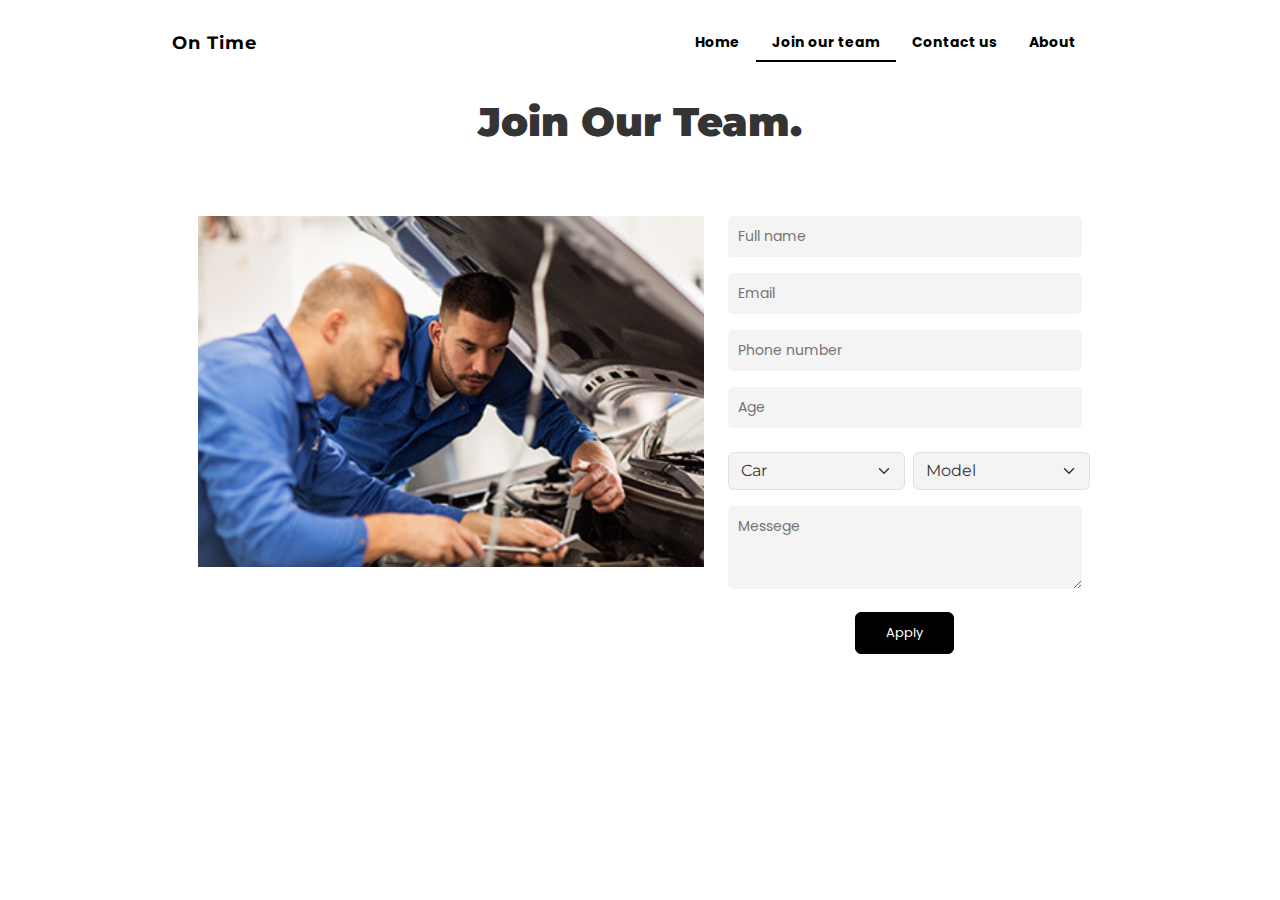
<file: Join us/join.html>
<!DOCTYPE html>
<html lang="en">

<head>
    <meta charset="UTF-8">
    <meta name="viewport" content="width=device-width, initial-scale=1.0">
    <title>On Time</title>
    <link rel="shortcut icon" href="imgs/favicon.ico" type="image/x-icon">

    <!-- start links -->
    <link
        href="https://fonts.googleapis.com/css2?family=Montserrat:wght@100;400;700;900&family=Poppins:wght@200;300&display=swap"
        rel="stylesheet">
    <link rel="stylesheet" href="css/bootstrap.min.css">
    <link rel="stylesheet" href="css/all.min.css">
    <link rel="stylesheet" href="css/style.css">
    <!-- end links -->
</head>

<body data-bs-spy="scroll" data-bs-target="#navbar-example">
    <!-- start nav -->
    <nav class="navbar navbar-expand-lg position-fixed top-0 end-0 start-0 bg-white nav-underline z-3"
        id="navbar-example">
        <div class="container w-75">
            <a class="navbar-brand logo-edit" href="../Home/index.html">On Time</a>
            <button class="navbar-toggler" type="button" data-bs-toggle="collapse" data-bs-target="#navbarNav"
                aria-controls="navbarNav" aria-expanded="false" aria-label="Toggle navigation">
                <span class="navbar-toggler-icon"></span>
            </button>
            <div class="collapse navbar-collapse" id="navbarNav">
                <ul class="navbar-nav ms-auto p-3 edit-list">
                    <li class="nav-item">
                        <a class="nav-link" aria-current="page" href="../Home/index.html">Home</a>
                    </li>
                    <li class="nav-item">
                        <a class="nav-link active" href="../Join us/join.html">Join our team</a>
                    </li>
                    <li class="nav-item">
                        <a class="nav-link" href="../Contact us/contact.html">Contact us</a>
                    </li>
                    <li class="nav-item">
                        <a class="nav-link" href="../About/About.html">About</a>
                    </li>
                </ul>
            </div>
        </div>
    </nav>
    <!-- end nav -->
    <section id="contact" class="mb-3">
        <h3 class="section-title pb-5">Join Our Team.</h3>
        <div class="container">
            <div class="row gy-3">
                <div class="col-lg-7  pt-3">
                    <img src="imgs/img4.jpg" alt="" class="w-100">
                </div>
                <div class="col-lg-5  pt-3">
                    <form class="">
                        <input type="text" placeholder="Full name" aria-label="First name" class="">
                        <input type="email" placeholder="Email" aria-label="Email" class="mt-3">
                        <input type="number" placeholder="Phone number" aria-label="Phone number" class="mt-3">
                        <input type="number" placeholder="Age" aria-label="Phone number" class="mt-3">
                        <div class="d-flex gap-2">
                            <div class="col-lg-6 ">
                                <label for="inputState" class="form-label input-color"></label>
                                <select id="inputState" class="form-select">
                                    <option selected>Car</option>
                                    <option>Chevrolet</option>
                                    <option>BMW</option>
                                    <option>Kia</option>
                                    <option>Mercedes</option>
                                </select>
                            </div>
                            <div class="col-lg-6 ">
                                <label for="inputState" class="form-label input-color"></label>
                                <select id="inputState" class="form-select">
                                    <option selected>Model</option>
                                    <option>2010</option>
                                    <option>2011</option>
                                    <option>2012</option>
                                    <option>2013</option>
                                    <option>2014</option>
                                </select>
                            </div>
                        </div>
                        <textarea name="" id="" cols="10" rows="3" placeholder="Messege" class=" mt-3"></textarea>
                        <div class="d-flex justify-content-center">
                            <button type="button" class="btn btn-light mt-3 mb-4">Apply</button>
                        </div>
                    </form>
                </div>
            </div>
        </div>
    </section>
    <!-- end contact -->
    <script src="js/bootstrap.bundle.min.js"></script>
</body>

</html>
</file>
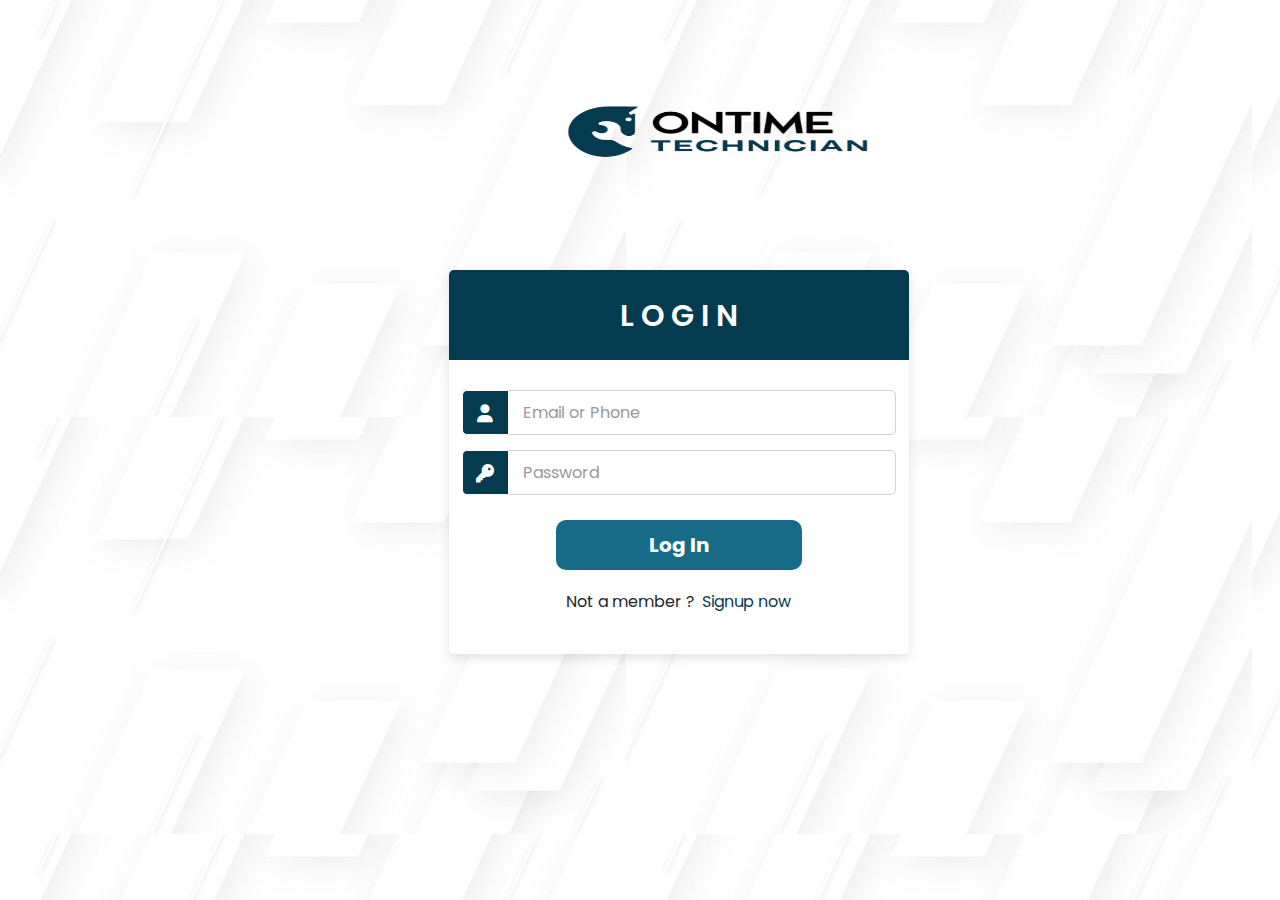
<file: login/log.html>
<!DOCTYPE html>
<html lang="en">

<head>
  <meta charset="UTF-8">
  <meta name="viewport" content="width=device-width, initial-scale=1.0">
  <title>Log in</title>
  <link
        href="https://fonts.googleapis.com/css2?family=Montserrat:wght@100;400;700;900&family=Poppins:wght@200;300&display=swap"
        rel="stylesheet">
    <link rel="stylesheet" href="css/bootstrap.min.css">
    <link rel="stylesheet" href="css/all.min.css">
  <link rel="stylesheet" href="log.css">
  <link rel="icon" href="images/icon.jpeg">
</head>

<body>
  <a href="Home.html">
    <img class="logn" src="images/logo.png" alt="">
  </a>

  <div class="container">
    <div class="wrapper">
      <div class="title"><span>L O G I N</span></div>
      <form action="#">
        <div class="row">
          <i class="fas fa-user"></i>
          <input type="text" placeholder="Email or Phone" required>
        </div>
        <div class="row">
          <i class="fa-solid fa-key"></i>
          <input type="password" placeholder="Password" required>
        </div>
        <div class="row-button">
          <a href="../Home after/home.html">Log In</a>
        </div>
        <div class="signup-link">
          Not a member ?
          <a href="../sign up/log.html">Signup now</a>
        </div>
      </form>
    </div>
  </div>
</body>

</html>
</file>
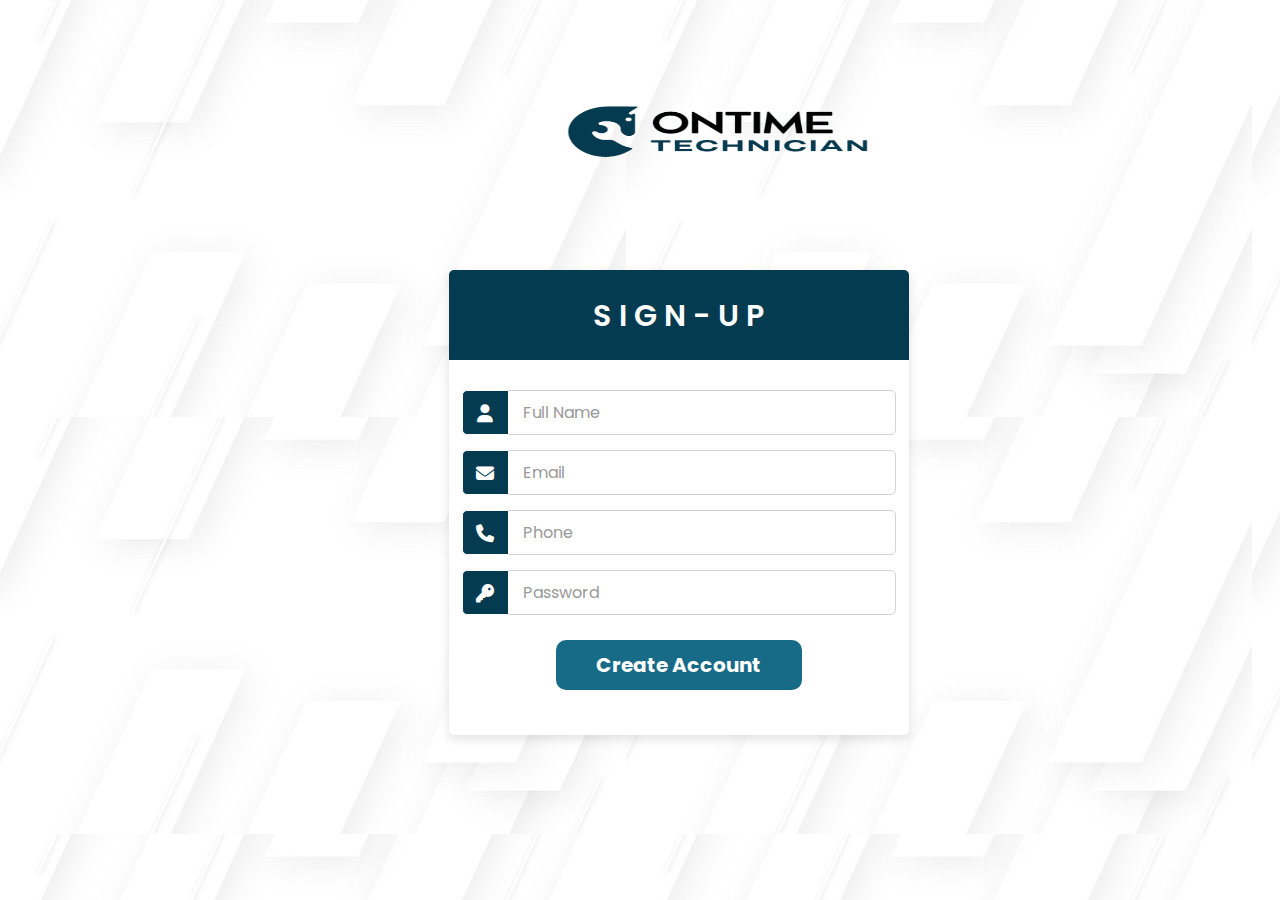
<file: sign up/log.html>
<!DOCTYPE html>
<html lang="en">

<head>
  <meta charset="UTF-8">
  <meta name="viewport" content="width=device-width, initial-scale=1.0">
  <title>Sign up</title>
  <link
        href="https://fonts.googleapis.com/css2?family=Montserrat:wght@100;400;700;900&family=Poppins:wght@200;300&display=swap"
        rel="stylesheet">
    <link rel="stylesheet" href="css/bootstrap.min.css">
    <link rel="stylesheet" href="css/all.min.css">
  <link rel="stylesheet" href="log.css">
  <link rel="icon" href="images/icon.jpeg">
  
</head>

<body>
  <a href="Home.html">
    <img class="logn" src="images/logo.png" alt="">
  </a>

  <div class="container">
    <div class="wrapper">
      <div class="title"><span>S I G N - U P</span></div>
      <form action="#">
        <div class="row">
          <i class="fas fa-user"></i>
          <input type="text" placeholder="Full Name" required>
        </div>
        <div class="row">
          <i class="fa-solid fa-envelope"></i>
          <input type="email" placeholder="Email" required>
        </div>
        <div class="row">
          <i class="fa-solid fa-phone"></i>
          <input type="number" placeholder="Phone" required>
        </div>
        <div class="row">
          <i class="fa-solid fa-key"></i>
          <input type="password" placeholder="Password" required>
        </div>
        <div class="row-button">
          <a href="../Home after/home.html">Create Account</a>
        </div>
      </form>
    </div>
  </div>
</body>

</html>
</file>
<file: Home/css/style.css>
:root {
    --primary-font: 'Montserrat', sans-serif;
    --secondary-font: 'Poppins', sans-serif;
}

* {
    padding: 0;
    margin: 0;
    box-sizing: border-box;
    scroll-behavior: smooth;
}

*a {
    text-decoration: none;
}

#home {
    background-image: linear-gradient(rgba(0, 0, 0, 0.6), rgba(0, 0, 0, 0.6)), url(../imgs/bg.jpg);
    background-position: center center;
    background-size: cover;
}

#home h5 {
    font-size: 50px;
    font-family: var(--primary-font);
    font-weight: bolder;
    line-height: 55px;
}

#home .main-sent {
    font-size: 20px;
    font-weight: lighter;
}

#home i {
    padding: 10px 11px;
    border-radius: 50%;
    background-color: rgba(0, 0, 0, 0.3);
    cursor: pointer;
}
#home .home-content .btn{
    margin-top: 10px;
    font-size: 15px;
    padding: 15px;
    font-family: var(--primary-font);
    margin-right: 10px;
    width: 200px;
}
.logo-edit {
    font-family: var(--primary-font);
    font-weight: bold;
    font-size: 18px;
    letter-spacing: 1px;
    line-height: 20px;
}

.navbar {
    --bs-navbar-nav-link-padding-x: 1rem;
}

.edit-list {
    font-family: var(--secondary-font);
}

.edit-list a {
    font-size: 14px;
    line-height: 20px;
}

.navbar {
    --bs-navbar-color: black;
    --bs-navbar-hover-color: black;
    --bs-navbar-active-color: black;
    --bs-navbar-brand-color: black;
    --bs-navbar-brand-hover-color: black;

}

.navbar-nav {
    align-items: center;
}

.navbar-nav .nav-link.active {
    color: black;
}

.progress-bar {
    background-color: black;
    border: 1px solid black;
    border-radius: 5px;
}

.progress,
.progress-stacked {
    --bs-progress-height: 1.5rem;
    --bs-progress-font-size: 0.8rem;
    --bs-progress-border-radius: var(--bs-border-radius);
}

.btn-light {
    --bs-btn-color: white;
    --bs-btn-bg: black;
    --bs-btn-border-color: black;
    --bs-btn-hover-color: black;
    --bs-btn-hover-bg: white;
    --bs-btn-hover-border-color: black;

}

.btn {
    transition: all 0.3s ease-in-out;
    padding: 10px 30px;
    font-size: 13px;
    font-family: var(--secondary-font);
}

.btn-outline-light {
    --bs-btn-color: black;
    --bs-btn-border-color: black;
    --bs-btn-hover-color: white;
    --bs-btn-hover-bg: black;
    --bs-btn-hover-border-color: black;
}

.about-head {
    font-family: var(--primary-font);
    font-weight: bold;
}

.about-title {
    color: #999999;
    font-family: var(--secondary-font);
    margin-bottom: 20px;
    line-height: 20px;
    font-size: 14px;
    letter-spacing: 2px;
}

.about-p {
    color: #748182;
    font-family: var(--secondary-font);
    font-size: 15px;
    line-height: 24px;
    margin-bottom: 35px;
}

.about-p .about-span {
    font-weight: bold;
}

.prog-text {
    font-size: 13px;
    line-height: 14.3px;
    font-family: var(--primary-font);
}

#services {
    background-color: #f7f7f7;
}

.section-title {
    text-align: center;
    padding-top: 100px;
    font-size: 40px;
    font-family: var(--primary-font);
    line-height: 44px;
    color: #343434;
    font-weight: 900;
    z-index: 1;
    position: relative;
}

#services h6 {
    font-size: 18px;
    line-height: 19.8px;
    color: #343434;
    font-family: var(--primary-font);
    font-weight: bold;
}

.service-icon {
    width: 60px;
    height: 60px;
    font-size: 25px;
    border-radius: 50%;
    background-color: #f7f7f7;
    line-height: 20px;
    padding: 20px;
    transition: all 0.3s ease-in-out;
}

#services p {
    font-size: 14px;
    color: #748182;
    line-height: 22.4px;
    font-family: var(--secondary-font);
}

.service-card :hover .service-icon {
    background-color: #0d6efd;
    color: white;
}

.layer {
    top: 5px;
    bottom: 5px;
    left: 5px;
    right: 5px;
    opacity: 0;
    transform: translateY(5%);
    transition: all ease-in-out 0.3s;
}

.layer-content p {
    font-size: 12px;
    font-family: var(--primary-font);
    line-height: 13.2px;
    letter-spacing: 2px;
    color: #343434;
    font-weight: bold;
    transition: all ease-in-out 0.7s;
    transform: translateY(0%);
}

.layer-icons {
    color: white;
}

.layer-icons i {
    background-color: black;
    padding: 5px;
    border: 1px solid black;
    border-radius: 50%;
    font-size: 14px;
    font-weight: bold;
    transform: translateY(60%);
    transition: all ease-in-out 0.5s;
}

.layer-icons i:hover {
    color: black;
    background-color: white;
    cursor: pointer;
}

.port-card:hover .layer {
    opacity: 1;
    transform: translateY(0%);
}

.port-card:hover .layer-content p {
    transform: translateY(60%);
}

.port-card:hover .layer-content i {
    transform: translateY(0%);
}

.nav-pills {
    --bs-nav-pills-border-radius: 0;
    --bs-nav-pills-link-active-color: black;
    --bs-nav-pills-link-active-bg: white;
}

.nav-link {
    color: black;
    font-size: 16px;
    font-family: var(--secondary-font);
    line-height: 22.8751px;
    font-weight: bold;
}

.nav {
    --bs-nav-link-color: black;
    --bs-nav-link-hover-color: black;
}

#clients {
    background-color: white;
}

.testmonial-item img {
    width: 85px;
    height: 85px;
}

.testmonial-item p {
    font-size: 15px;
    line-height: 24px;
    color: #748182;
    font-family: var(--secondary-font);
}

.testmonial-item .span-p {
    font-weight: bold;
    font-size: 12px;
    line-height: 17.1429px;
}

.testmonial-item h6 {
    line-height: 17.6px;
    color: #343434;
    font-family: var(--primary-font);
    font-weight: bolder;
}

.carousel-indicators {
    position: static;
}

.carousel-indicators [data-bs-target] {
    width: 10px;
    height: 10px;
    border-radius: 50%;
    margin: 7px;
}

.carousel-indicators [data-bs-target] {
    background-color: #869791;
}

#stats{
    background-color: #f7f7f7;
}
#stats i,
h5 {
    font-size: 30px;
    line-height: 30px;
    padding-bottom: 15px;
    font-weight: bold;
}
#stats i{
    color: #495E57;
}

#stats h5 {
    font-family: var(--primary-font);
    line-height: 33px;
}

#stats p {
    color: #748182;
    font-size: 15px;
    line-height: 24px;
    font-family: var(--secondary-font);
    font-weight: bold;
}

#team {
    background-color: white;
}

.card {
    --bs-card-border-width: 0;
    --bs-card-border-radius: 0;
}

.card-img,
.card-img-top {
    border-top-left-radius: 0;
    border-top-right-radius: 0;
}

.card-body {
    background-color: #6e6d6d;
    z-index: 2;
    border-bottom-left-radius: 6px;
    border-bottom-right-radius: 6px;
}

#team h4 {
    font-family: var(--primary-font);
    font-size: 25px;
    line-height: 27.5px;
    color: white;
    margin-bottom: 5px;
}

#team h5 {
    font-size: 20px;
    line-height: 22px;
    font-family: var(--primary-font);
    color: white;
}

.team-layer {
    top: 5px;
    left: 5px;
    right: 5px;
    bottom: 115px;
    transition: all ease-in-out 0.5s;
}

.layer-icons-team i {
    width: 40px;
    height: 40px;
    background-color: black;
    color: white;
    margin: 4px;
    padding: 12px;
    border: 1px solid black;
    border-radius: 50%;
    transition: all ease-in-out 0.1s;
}

.layer-icons-team i:hover {
    color: black;
    background-color: white;
    cursor: pointer;
}

.team-layer {
    transform: rotatey(180deg) scale(0.5);
    opacity: 0;
}

#team .card:hover img {
    transform: scale(1.2);
    cursor: pointer;
}

#team .card img {
    transition: all ease-in-out 0.3s;
}

#team .card:hover .team-layer {
    transform: rotatey(360deg) scale(1);
    opacity: 1;
}

#contact .container {
    padding: 0 10%;
}

form input,
form textarea {
    width: 100%;
    border-radius: 5px;
    background-color: #f4f4f4;
    padding: 10px;
    border: 0;
    font-family: var(--secondary-font);
    font-size: 14px;
    font-weight: 400;
}

form input:focus,
form textarea:focus {
    border: 0;
    outline: 0;
}

footer {
    background-color: #333333;
}

footer p {
    color: #748182;
    font-family: var(--secondary-font);
    font-size: 13px;
    line-height: 20.8px;
}
footer i{
    color: white;
    font-size: 25px;
    transition: all ease-in-out 0.1s;
}
footer i:hover{
    color: #0d6efd;
}
.toast-body{
    font-family: var(--primary-font);
}
.second-btn:hover{
    color: black;
}
.modal-title{
    font-family: var(--primary-font);
    font-weight: bold;
}
.input-color{
    font-family: var(--primary-font);
}
.btn-edit{
    border: none;
    background-color: white;
}
</file>
<file: About/css/style.css>
:root {
    --primary-font: 'Montserrat', sans-serif;
    --secondary-font: 'Poppins', sans-serif;
}

* {
    padding: 0;
    margin: 0;
    box-sizing: border-box;
    scroll-behavior: smooth;
}

*a {
    text-decoration: none;
}

#home {
    background-image: linear-gradient(rgba(0, 0, 0, 0.6), rgba(0, 0, 0, 0.6)), url(../imgs/bg.jpg);
    background-position: center center;
    background-size: cover;
}

#home h5 {
    font-size: 50px;
    font-family: var(--primary-font);
    font-weight: bolder;
    line-height: 55px;
}

#home .main-sent {
    font-size: 20px;
    font-weight: lighter;
}

#home i {
    padding: 10px 11px;
    border-radius: 50%;
    background-color: rgba(0, 0, 0, 0.3);
    cursor: pointer;
}
#home .home-content .btn{
    margin-top: 10px;
    font-size: 15px;
    padding: 15px;
    font-family: var(--primary-font);
    margin-right: 10px;
    width: 200px;
}
.logo-edit {
    font-family: var(--primary-font);
    font-weight: bold;
    font-size: 18px;
    letter-spacing: 1px;
    line-height: 20px;
}

.navbar {
    --bs-navbar-nav-link-padding-x: 1rem;
}

.edit-list {
    font-family: var(--secondary-font);
}

.edit-list a {
    font-size: 14px;
    line-height: 20px;
}

.navbar {
    --bs-navbar-color: black;
    --bs-navbar-hover-color: black;
    --bs-navbar-active-color: black;
    --bs-navbar-brand-color: black;
    --bs-navbar-brand-hover-color: black;

}

.navbar-nav {
    align-items: center;
}

.navbar-nav .nav-link.active {
    color: black;
}

.progress-bar {
    background-color: black;
    border: 1px solid black;
    border-radius: 5px;
}

.progress,
.progress-stacked {
    --bs-progress-height: 1.5rem;
    --bs-progress-font-size: 0.8rem;
    --bs-progress-border-radius: var(--bs-border-radius);
}

.btn-light {
    --bs-btn-color: white;
    --bs-btn-bg: black;
    --bs-btn-border-color: black;
    --bs-btn-hover-color: black;
    --bs-btn-hover-bg: white;
    --bs-btn-hover-border-color: black;

}

.btn {
    transition: all 0.3s ease-in-out;
    padding: 10px 30px;
    font-size: 13px;
    font-family: var(--secondary-font);
}

.btn-outline-light {
    --bs-btn-color: black;
    --bs-btn-border-color: black;
    --bs-btn-hover-color: white;
    --bs-btn-hover-bg: black;
    --bs-btn-hover-border-color: black;
}

.about-head {
    font-family: var(--primary-font);
    font-weight: bold;
}

.about-title {
    color: #999999;
    font-family: var(--secondary-font);
    margin-bottom: 20px;
    line-height: 20px;
    font-size: 14px;
    letter-spacing: 2px;
}

.about-p {
    color: #748182;
    font-family: var(--secondary-font);
    font-size: 15px;
    line-height: 24px;
    margin-bottom: 35px;
}

.about-p .about-span {
    font-weight: bold;
}

.prog-text {
    font-size: 13px;
    line-height: 14.3px;
    font-family: var(--primary-font);
}

#services {
    background-color: #f7f7f7;
}

.section-title {
    text-align: center;
    padding-top: 100px;
    font-size: 40px;
    font-family: var(--primary-font);
    line-height: 44px;
    color: #343434;
    font-weight: 900;
    z-index: 1;
    position: relative;
}

#services h6 {
    font-size: 18px;
    line-height: 19.8px;
    color: #343434;
    font-family: var(--primary-font);
    font-weight: bold;
}

.service-icon {
    width: 60px;
    height: 60px;
    font-size: 25px;
    border-radius: 50%;
    background-color: #f7f7f7;
    line-height: 20px;
    padding: 20px;
    transition: all 0.3s ease-in-out;
}

#services p {
    font-size: 14px;
    color: #748182;
    line-height: 22.4px;
    font-family: var(--secondary-font);
}

.service-card :hover .service-icon {
    background-color: #0d6efd;
    color: white;
}

.layer {
    top: 5px;
    bottom: 5px;
    left: 5px;
    right: 5px;
    opacity: 0;
    transform: translateY(5%);
    transition: all ease-in-out 0.3s;
}

.layer-content p {
    font-size: 12px;
    font-family: var(--primary-font);
    line-height: 13.2px;
    letter-spacing: 2px;
    color: #343434;
    font-weight: bold;
    transition: all ease-in-out 0.7s;
    transform: translateY(0%);
}

.layer-icons {
    color: white;
}

.layer-icons i {
    background-color: black;
    padding: 5px;
    border: 1px solid black;
    border-radius: 50%;
    font-size: 14px;
    font-weight: bold;
    transform: translateY(60%);
    transition: all ease-in-out 0.5s;
}

.layer-icons i:hover {
    color: black;
    background-color: white;
    cursor: pointer;
}

.port-card:hover .layer {
    opacity: 1;
    transform: translateY(0%);
}

.port-card:hover .layer-content p {
    transform: translateY(60%);
}

.port-card:hover .layer-content i {
    transform: translateY(0%);
}

.nav-pills {
    --bs-nav-pills-border-radius: 0;
    --bs-nav-pills-link-active-color: black;
    --bs-nav-pills-link-active-bg: white;
}

.nav-link {
    color: black;
    font-size: 16px;
    font-family: var(--secondary-font);
    line-height: 22.8751px;
    font-weight: bold;
}

.nav {
    --bs-nav-link-color: black;
    --bs-nav-link-hover-color: black;
}

#clients {
    background-color: white;
}

.testmonial-item img {
    width: 85px;
    height: 85px;
}

.testmonial-item p {
    font-size: 15px;
    line-height: 24px;
    color: #748182;
    font-family: var(--secondary-font);
}

.testmonial-item .span-p {
    font-weight: bold;
    font-size: 12px;
    line-height: 17.1429px;
}

.testmonial-item h6 {
    line-height: 17.6px;
    color: #343434;
    font-family: var(--primary-font);
    font-weight: bolder;
}

.carousel-indicators {
    position: static;
}

.carousel-indicators [data-bs-target] {
    width: 10px;
    height: 10px;
    border-radius: 50%;
    margin: 7px;
}

.carousel-indicators [data-bs-target] {
    background-color: #869791;
}

#stats{
    background-color: #f7f7f7;
}
#stats i,
h5 {
    font-size: 30px;
    line-height: 30px;
    padding-bottom: 15px;
    font-weight: bold;
}
#stats i{
    color: #0d6efd;
}

#stats h5 {
    font-family: var(--primary-font);
    line-height: 33px;
}

#stats p {
    color: #748182;
    font-size: 15px;
    line-height: 24px;
    font-family: var(--secondary-font);
    font-weight: bold;
}

#team {
    background-color: white;
}

.card {
    --bs-card-border-width: 0;
    --bs-card-border-radius: 0;
}

.card-img,
.card-img-top {
    border-top-left-radius: 0;
    border-top-right-radius: 0;
}

.card-body {
    background-color: #6e6d6d;
    z-index: 2;
    border-bottom-left-radius: 6px;
    border-bottom-right-radius: 6px;
}

#team h4 {
    font-family: var(--primary-font);
    font-size: 25px;
    line-height: 27.5px;
    color: white;
    margin-bottom: 5px;
}

#team h5 {
    font-size: 20px;
    line-height: 22px;
    font-family: var(--primary-font);
    color: white;
}

.team-layer {
    top: 5px;
    left: 5px;
    right: 5px;
    bottom: 115px;
    transition: all ease-in-out 0.5s;
}

.layer-icons-team i {
    width: 40px;
    height: 40px;
    background-color: black;
    color: white;
    margin: 4px;
    padding: 12px;
    border: 1px solid black;
    border-radius: 50%;
    transition: all ease-in-out 0.1s;
}

.layer-icons-team i:hover {
    color: black;
    background-color: white;
    cursor: pointer;
}

.team-layer {
    transform: rotatey(180deg) scale(0.5);
    opacity: 0;
}

#team .card:hover img {
    transform: scale(1.2);
    cursor: pointer;
}

#team .card img {
    transition: all ease-in-out 0.3s;
}

#team .card:hover .team-layer {
    transform: rotatey(360deg) scale(1);
    opacity: 1;
}

#contact .container {
    padding: 0 10%;
}

form input,
form textarea {
    width: 100%;
    border-radius: 5px;
    background-color: #f4f4f4;
    padding: 10px;
    border: 0;
    font-family: var(--secondary-font);
    font-size: 14px;
    font-weight: 400;
}

form input:focus,
form textarea:focus {
    border: 0;
    outline: 0;
}

footer {
    background-color: #1c1c1c;
}

footer p {
    color: #748182;
    font-family: var(--secondary-font);
    font-size: 13px;
    line-height: 20.8px;
}
footer i{
    color: white;
    font-size: 25px;
    transition: all ease-in-out 0.1s;
}
footer i:hover{
    color: #0d6efd;
}
</file>
<file: About/about.css>
@import url("https://fonts.googleapis.com/css2?family=Poppins:wght@300;400;500;600;700;800;900&display=swap");

* {
    margin: 0;
    padding: 0;
    box-sizing: border-box;
}

body {
    min-height: 100vh;
    background-size: cover;
    background-position: center;
    background-image: url(./images/backk.jpg);
    overflow-x: hidden;
}

.aaa {
    background-color: black;
    top: 1px;
    width: 100%;
    height: 13%;
    position: fixed;
    display: flex;
    z-index: 100;
    border-radius: 20px;
}
.p1img {
    position: absolute;
    top: 40%;
    right: 122px;
    width: 27%;
    border-radius: 50px;
    opacity: 0.99;
    box-shadow: 40px 40px 40px rgba(0, 0, 0, 0.3);
    transition: transform 1s ease 0s;
    z-index: 50;
    height: 38%;
}

.p1img:hover {
    transform: translate(-30px, -10px);
    /* Adjust the distance to move */
}

.p1 {
    position: absolute;
    width: 45%;
    left: 10%;
    top: 43%;
    font-family: 'Franklin Gothic Medium', 'Arial Narrow', Arial, sans-serif;
    font-size: 20px;
}

.h1 {
    position: absolute;
    top: 150px;
    right: 600px;

}


.p2img {
    position: absolute;
    top: 97%;
    left: 130px;
    width: 27%;
    border-radius: 50px;
    opacity: 0.99;
    box-shadow: 40px 40px 40px rgba(0, 0, 0, 0.3);
    transition: transform 1s ease 0s;
    z-index: 50;
    height: 38%;
}

.p2img:hover {
    transform: translate(20px, -30px);
    /* Adjust the distance to move */
}

.p2 {
    position: absolute;
    width: 45%;
    right: 10%;
    top: 100%;
    font-family: 'Franklin Gothic Medium', 'Arial Narrow', Arial, sans-serif;
    font-size: 20px;
}

.p3img {
    position: absolute;
    top: 150%;
    right: 130px;
    width: 27%;
    border-radius: 50px;
    opacity: 0.99;
    box-shadow: 40px 40px 40px rgba(0, 0, 0, 0.3);
    transition: transform 1s ease 0s;
    z-index: 50;
    height: 38%;
}

.p3img:hover {
    transform: translate(-30px, -10px);
    /* Adjust the distance to move */
}

.p3 {
    position: absolute;
    width: 45%;
    left: 10%;
    top: 155%;
    font-family: 'Franklin Gothic Medium', 'Arial Narrow', Arial, sans-serif;
    font-size: 20px;
}

.p4 {
    position: absolute;
    width: 55%;
    left: 21%;
    top: 201%;
    font-family: 'Franklin Gothic Medium', 'Arial Narrow', Arial, sans-serif;
    font-size: 20px;
}

.acc {
    position: fixed;
    top: 22px;
    left: 30px;
    height: 55px;
    width: 55px;
    border-radius: 55px;
    border: 5px solid #424141;
    z-index: 1000;
}

.footer {

    background: #333333;
    padding: 30px 0px;
    font-family: 'Play', sans-serif;
    text-align: center;
    position: absolute;
    bottom: -1275px;
    width: 100%;
    height: 145px;
}

.footer .row {
    width: 100%;
    margin: 1% 0%;
    padding: 0.6% 0%;
    color: gray;
    font-size: 0.8em;
}

.footer .row a {
    text-decoration: none;
    color: gray;
    transition: 0.5s;
}

.footer .row a:hover {
    color: #fff;
}

.footer .row ul {
    width: 100%;
}

.footer .row ul li {
    display: inline-block;
    margin: 0px 30px;
}

.footer .row a i {
    font-size: 2em;
    margin: 0% 1%;
}

@media (max-width:720px) {
    .footer {
        text-align: left;
        padding: 5%;
    }

    .footer .row ul li {
        display: block;
        margin: 10px 0px;
        text-align: left;
    }

    .footer .row a i {
        margin: 0% 3%;
    }
}

.p5 {
    position: absolute;
    width: 55%;
    left: 21%;
    top: 209%;
    font-family: 'Franklin Gothic Medium', 'Arial Narrow', Arial, sans-serif;
    font-size: 20px;
}

.p6 {
    position: absolute;
    width: 55%;
    left: 21%;
    top: 218%;
    font-family: 'Franklin Gothic Medium', 'Arial Narrow', Arial, sans-serif;
    font-size: 20px;
}

q {
    position: absolute;
    width: 55%;
    left: 77%;
    top: 238%;
    font-family: cursive;
    font-size: 25px;
    font-weight: 700;
}

.p7 {
    position: absolute;
    width: 45%;
    left: 10%;
    top: 62.5%;
    font-family: 'Franklin Gothic Medium', 'Arial Narrow', Arial, sans-serif;
    font-size: 20px;
}

.p8 {
    position: absolute;
    width: 45%;
    right: 10%;
    top: 117%;
    font-family: 'Franklin Gothic Medium', 'Arial Narrow', Arial, sans-serif;
    font-size: 20px;
}

.p9 {
    position: absolute;
    width: 45%;
    left: 10%;
    top: 172%;
    font-family: 'Franklin Gothic Medium', 'Arial Narrow', Arial, sans-serif;
    font-size: 20px;
}
</file>
<file: account/css/style.css>
:root {
    --primary-font: 'Montserrat', sans-serif;
    --secondary-font: 'Poppins', sans-serif;
}

* {
    padding: 0;
    margin: 0;
    box-sizing: border-box;
    scroll-behavior: smooth;
}

*a {
    text-decoration: none;
}
body{
    background-repeat: no-repeat;
    background-image: url(../imgs/backk.jpg);
    background-position: center center;
    background-size: cover;
    font-family: var(--primary-font);
}
.logo-edit {
    font-family: var(--primary-font);
    font-weight: bold;
    font-size: 18px;
    letter-spacing: 1px;
    line-height: 20px;
}

.navbar {
    --bs-navbar-nav-link-padding-x: 1rem;
}

.edit-list {
    font-family: var(--secondary-font);
}

.edit-list a {
    font-size: 14px;
    line-height: 20px;
}

.navbar {
    --bs-navbar-color: black;
    --bs-navbar-hover-color: black;
    --bs-navbar-active-color: black;
    --bs-navbar-brand-color: black;
    --bs-navbar-brand-hover-color: black;

}

.navbar-nav {
    align-items: center;
}

.navbar-nav .nav-link.active {
    color: black;
}

.nav-pills {
    --bs-nav-pills-border-radius: 0;
    --bs-nav-pills-link-active-color: black;
    --bs-nav-pills-link-active-bg: white;
}

.nav-link {
    color: black;
    font-size: 16px;
    font-family: var(--secondary-font);
    line-height: 22.8751px;
    font-weight: bold;
}

.nav {
    --bs-nav-link-color: black;
    --bs-nav-link-hover-color: black;
}
.info {
    padding-top: 100px;
}

.container2 {
    width: 80%;
    margin: auto;
    overflow: visible;
}

.info-common {
    width: 50%;
    padding-bottom: 100px;
}

.info-img {
    float: left;
    position: relative;
}

.img1 {
    width: 370px;
    height: 450px;
    position: absolute;
    top: 0px;
    left: 120px;
    border: solid #555555;
    border-radius: 5px;
    border-width: 8px;
}

.img2 {
    width: 370px;
    height: 450px;
    position: absolute;
    top: 24px;
    left: 140px;
    overflow: hidden;
    border-radius: 5px;
}

.img2 img {
    width: 100%;
    height: 100%;
}

.info-text {
    float: right;
}

.info-text h2 {
    font-size: 34px;
    line-height: 22px;
    padding-bottom: 25px;
    position: relative;
    padding-left: 13px;
}

.info-text h2::before {
    content: '';
    background-color: #ff305b;
    width: 4px;
    position: absolute;
    height: 25.5px;
    left: 0;
    bottom: 24px;
}

.info-text p {
    margin-bottom: 25px;
    font-size: 16px;
    line-height: 25px;
    padding-bottom: 15px;
}

.hr {
    border-style: dotted;
    width: 600px;
}

.info-list {
    font-size: 16px;
    line-height: 25px;
    padding-top: 25px;
    overflow: auto;
}
.info-list ul{
    margin-top: 100px;
}

.info-list span {
    color: #333333;
    font-weight: bold;
}

.info-list ul li {
    float: left;
    width: 35%;
    color: #555555;
    margin-bottom: 25px;
    font-weight: 400;
}

.info-btn {
    padding-top: 10px;
    margin-left: 15px;
    margin-top: 10px;
    margin-left: 630px;
}

.info-btn a {
    font-size: 16px;
    line-height: 25px;
    margin-right: 10px;
    padding: 15px 24px;
    background-color: #0d6efd;
    border-radius: 5px;
    transition: 0.5s ease-in-out;
    color: white;
    text-decoration: none;
}

.info-btn a:hover {
    background-color: #045bde;
}

#icon {
    padding-left: 5px;
}

.bglayer {
    position: absolute;
    background-color: rgba(0, 0, 0, 0.5);
    top: 0;
    bottom: 0;
    right: 0;
    left: 0;
    transform: translateY(150%);
    transition: 0.7s;
    visibility: hidden;
}

.img2:hover .bglayer {
    transform: translateY(0%);
    visibility: visible;
}

#icons-hover {
    padding-right: 20px;
    position: relative;
    left: 30%;
    top: 48%;
    color: white;
    transition: all 0.2s ease-in-out;
}
#icons-hover:hover {
    color: #0d6efd;
    cursor: pointer;
}

.clr {
    clear: both
}
</file>
<file: Contact us/css/style.css>
:root {
    --primary-font: 'Montserrat', sans-serif;
    --secondary-font: 'Poppins', sans-serif;
}

* {
    padding: 0;
    margin: 0;
    box-sizing: border-box;
    scroll-behavior: smooth;
}

*a {
    text-decoration: none;
}

#home {
    background-image: linear-gradient(rgba(0, 0, 0, 0.6), rgba(0, 0, 0, 0.6)), url(../imgs/bg.jpg);
    background-position: center center;
    background-size: cover;
}

#home h5 {
    font-size: 50px;
    font-family: var(--primary-font);
    font-weight: bolder;
    line-height: 55px;
}

#home .main-sent {
    font-size: 20px;
    font-weight: lighter;
}

#home i {
    padding: 10px 11px;
    border-radius: 50%;
    background-color: rgba(0, 0, 0, 0.3);
    cursor: pointer;
}
#home .home-content .btn{
    margin-top: 10px;
    font-size: 15px;
    padding: 15px;
    font-family: var(--primary-font);
    margin-right: 10px;
    width: 200px;
}
.logo-edit {
    font-family: var(--primary-font);
    font-weight: bold;
    font-size: 18px;
    letter-spacing: 1px;
    line-height: 20px;
}

.navbar {
    --bs-navbar-nav-link-padding-x: 1rem;
}

.edit-list {
    font-family: var(--secondary-font);
}

.edit-list a {
    font-size: 14px;
    line-height: 20px;
}

.navbar {
    --bs-navbar-color: black;
    --bs-navbar-hover-color: black;
    --bs-navbar-active-color: black;
    --bs-navbar-brand-color: black;
    --bs-navbar-brand-hover-color: black;

}

.navbar-nav {
    align-items: center;
}

.navbar-nav .nav-link.active {
    color: black;
}

.progress-bar {
    background-color: black;
    border: 1px solid black;
    border-radius: 5px;
}

.progress,
.progress-stacked {
    --bs-progress-height: 1.5rem;
    --bs-progress-font-size: 0.8rem;
    --bs-progress-border-radius: var(--bs-border-radius);
}

.btn-light {
    --bs-btn-color: white;
    --bs-btn-bg: black;
    --bs-btn-border-color: black;
    --bs-btn-hover-color: black;
    --bs-btn-hover-bg: white;
    --bs-btn-hover-border-color: black;

}

.btn {
    transition: all 0.3s ease-in-out;
    padding: 10px 30px;
    font-size: 13px;
    font-family: var(--secondary-font);
}

.btn-outline-light {
    --bs-btn-color: black;
    --bs-btn-border-color: black;
    --bs-btn-hover-color: white;
    --bs-btn-hover-bg: black;
    --bs-btn-hover-border-color: black;
}

.about-head {
    font-family: var(--primary-font);
    font-weight: bold;
}

.about-title {
    color: #999999;
    font-family: var(--secondary-font);
    margin-bottom: 20px;
    line-height: 20px;
    font-size: 14px;
    letter-spacing: 2px;
}

.about-p {
    color: #748182;
    font-family: var(--secondary-font);
    font-size: 15px;
    line-height: 24px;
    margin-bottom: 35px;
}

.about-p .about-span {
    font-weight: bold;
}

.prog-text {
    font-size: 13px;
    line-height: 14.3px;
    font-family: var(--primary-font);
}

#services {
    background-color: #f7f7f7;
}

.section-title {
    text-align: center;
    padding-top: 100px;
    font-size: 40px;
    font-family: var(--primary-font);
    line-height: 44px;
    color: #343434;
    font-weight: 900;
    z-index: 1;
    position: relative;
}

#services h6 {
    font-size: 18px;
    line-height: 19.8px;
    color: #343434;
    font-family: var(--primary-font);
    font-weight: bold;
}

.service-icon {
    width: 60px;
    height: 60px;
    font-size: 25px;
    border-radius: 50%;
    background-color: #f7f7f7;
    line-height: 20px;
    padding: 20px;
    transition: all 0.3s ease-in-out;
}

#services p {
    font-size: 14px;
    color: #748182;
    line-height: 22.4px;
    font-family: var(--secondary-font);
}

.service-card :hover .service-icon {
    background-color: #0d6efd;
    color: white;
}

.layer {
    top: 5px;
    bottom: 5px;
    left: 5px;
    right: 5px;
    opacity: 0;
    transform: translateY(5%);
    transition: all ease-in-out 0.3s;
}

.layer-content p {
    font-size: 12px;
    font-family: var(--primary-font);
    line-height: 13.2px;
    letter-spacing: 2px;
    color: #343434;
    font-weight: bold;
    transition: all ease-in-out 0.7s;
    transform: translateY(0%);
}

.layer-icons {
    color: white;
}

.layer-icons i {
    background-color: black;
    padding: 5px;
    border: 1px solid black;
    border-radius: 50%;
    font-size: 14px;
    font-weight: bold;
    transform: translateY(60%);
    transition: all ease-in-out 0.5s;
}

.layer-icons i:hover {
    color: black;
    background-color: white;
    cursor: pointer;
}

.port-card:hover .layer {
    opacity: 1;
    transform: translateY(0%);
}

.port-card:hover .layer-content p {
    transform: translateY(60%);
}

.port-card:hover .layer-content i {
    transform: translateY(0%);
}

.nav-pills {
    --bs-nav-pills-border-radius: 0;
    --bs-nav-pills-link-active-color: black;
    --bs-nav-pills-link-active-bg: white;
}

.nav-link {
    color: black;
    font-size: 16px;
    font-family: var(--secondary-font);
    line-height: 22.8751px;
    font-weight: bold;
}

.nav {
    --bs-nav-link-color: black;
    --bs-nav-link-hover-color: black;
}

#clients {
    background-color: white;
}

.testmonial-item img {
    width: 85px;
    height: 85px;
}

.testmonial-item p {
    font-size: 15px;
    line-height: 24px;
    color: #748182;
    font-family: var(--secondary-font);
}

.testmonial-item .span-p {
    font-weight: bold;
    font-size: 12px;
    line-height: 17.1429px;
}

.testmonial-item h6 {
    line-height: 17.6px;
    color: #343434;
    font-family: var(--primary-font);
    font-weight: bolder;
}

.carousel-indicators {
    position: static;
}

.carousel-indicators [data-bs-target] {
    width: 10px;
    height: 10px;
    border-radius: 50%;
    margin: 7px;
}

.carousel-indicators [data-bs-target] {
    background-color: #869791;
}

#stats{
    background-color: #f7f7f7;
}
#stats i,
h5 {
    font-size: 30px;
    line-height: 30px;
    padding-bottom: 15px;
    font-weight: bold;
}
#stats i{
    color: #0d6efd;
}

#stats h5 {
    font-family: var(--primary-font);
    line-height: 33px;
}

#stats p {
    color: #748182;
    font-size: 15px;
    line-height: 24px;
    font-family: var(--secondary-font);
    font-weight: bold;
}

#team {
    background-color: white;
}

.card {
    --bs-card-border-width: 0;
    --bs-card-border-radius: 0;
}

.card-img,
.card-img-top {
    border-top-left-radius: 0;
    border-top-right-radius: 0;
}

.card-body {
    background-color: #6e6d6d;
    z-index: 2;
    border-bottom-left-radius: 6px;
    border-bottom-right-radius: 6px;
}

#team h4 {
    font-family: var(--primary-font);
    font-size: 25px;
    line-height: 27.5px;
    color: white;
    margin-bottom: 5px;
}

#team h5 {
    font-size: 20px;
    line-height: 22px;
    font-family: var(--primary-font);
    color: white;
}

.team-layer {
    top: 5px;
    left: 5px;
    right: 5px;
    bottom: 115px;
    transition: all ease-in-out 0.5s;
}

.layer-icons-team i {
    width: 40px;
    height: 40px;
    background-color: black;
    color: white;
    margin: 4px;
    padding: 12px;
    border: 1px solid black;
    border-radius: 50%;
    transition: all ease-in-out 0.1s;
}

.layer-icons-team i:hover {
    color: black;
    background-color: white;
    cursor: pointer;
}

.team-layer {
    transform: rotatey(180deg) scale(0.5);
    opacity: 0;
}

#team .card:hover img {
    transform: scale(1.2);
    cursor: pointer;
}

#team .card img {
    transition: all ease-in-out 0.3s;
}

#team .card:hover .team-layer {
    transform: rotatey(360deg) scale(1);
    opacity: 1;
}

#contact .container {
    padding: 0 10%;
}

form input,
form textarea {
    width: 100%;
    border-radius: 5px;
    background-color: #f4f4f4;
    padding: 10px;
    border: 0;
    font-family: var(--secondary-font);
    font-size: 14px;
    font-weight: 400;
}

form input:focus,
form textarea:focus {
    border: 0;
    outline: 0;
}

footer {
    background-color: #1c1c1c;
}

footer p {
    color: #748182;
    font-family: var(--secondary-font);
    font-size: 13px;
    line-height: 20.8px;
}
footer i{
    color: white;
    font-size: 25px;
    transition: all ease-in-out 0.1s;
}
footer i:hover{
    color: #0d6efd;
}
</file>
<file: Home after/css/style.css>
:root {
    --primary-font: 'Montserrat', sans-serif;
    --secondary-font: 'Poppins', sans-serif;
}

* {
    padding: 0;
    margin: 0;
    box-sizing: border-box;
    scroll-behavior: smooth;
}

*a {
    text-decoration: none;
}

#home {
    background-image: linear-gradient(rgba(0, 0, 0, 0.6), rgba(0, 0, 0, 0.6)), url(../imgs/bg.jpg);
    background-position: center center;
    background-size: cover;
}

#home h5 {
    font-size: 50px;
    font-family: var(--primary-font);
    font-weight: bolder;
    line-height: 55px;
}

#home .main-sent {
    font-size: 20px;
    font-weight: lighter;
}

#home i {
    padding: 10px 11px;
    border-radius: 50%;
    background-color: rgba(0, 0, 0, 0.3);
    cursor: pointer;
}
#home .home-content .btn{
    margin-top: 10px;
    font-size: 15px;
    padding: 15px;
    font-family: var(--primary-font);
    margin-right: 10px;
    width: 200px;
}
.logo-edit {
    font-family: var(--primary-font);
    font-weight: bold;
    font-size: 18px;
    letter-spacing: 1px;
    line-height: 20px;
}

.navbar {
    --bs-navbar-nav-link-padding-x: 1rem;
}

.edit-list {
    font-family: var(--secondary-font);
}

.edit-list a {
    font-size: 14px;
    line-height: 20px;
}

.navbar {
    --bs-navbar-color: black;
    --bs-navbar-hover-color: black;
    --bs-navbar-active-color: black;
    --bs-navbar-brand-color: black;
    --bs-navbar-brand-hover-color: black;

}

.navbar-nav {
    align-items: center;
}

.navbar-nav .nav-link.active {
    color: black;
}

.progress-bar {
    background-color: black;
    border: 1px solid black;
    border-radius: 5px;
}

.progress,
.progress-stacked {
    --bs-progress-height: 1.5rem;
    --bs-progress-font-size: 0.8rem;
    --bs-progress-border-radius: var(--bs-border-radius);
}

.btn-light {
    --bs-btn-color: white;
    --bs-btn-bg: black;
    --bs-btn-border-color: black;
    --bs-btn-hover-color: black;
    --bs-btn-hover-bg: white;
    --bs-btn-hover-border-color: black;

}

.btn {
    transition: all 0.3s ease-in-out;
    padding: 10px 30px;
    font-size: 13px;
    font-family: var(--secondary-font);
}

.btn-outline-light {
    --bs-btn-color: black;
    --bs-btn-border-color: black;
    --bs-btn-hover-color: white;
    --bs-btn-hover-bg: black;
    --bs-btn-hover-border-color: black;
}

.about-head {
    font-family: var(--primary-font);
    font-weight: bold;
}

.about-title {
    color: #999999;
    font-family: var(--secondary-font);
    margin-bottom: 20px;
    line-height: 20px;
    font-size: 14px;
    letter-spacing: 2px;
}

.about-p {
    color: #748182;
    font-family: var(--secondary-font);
    font-size: 15px;
    line-height: 24px;
    margin-bottom: 35px;
}

.about-p .about-span {
    font-weight: bold;
}

.prog-text {
    font-size: 13px;
    line-height: 14.3px;
    font-family: var(--primary-font);
}

#services {
    background-color: #f7f7f7;
}

.section-title {
    text-align: center;
    padding-top: 100px;
    font-size: 40px;
    font-family: var(--primary-font);
    line-height: 44px;
    color: #343434;
    font-weight: 900;
    z-index: 1;
    position: relative;
}

#services h6 {
    font-size: 18px;
    line-height: 19.8px;
    color: #343434;
    font-family: var(--primary-font);
    font-weight: bold;
}

.service-icon {
    width: 60px;
    height: 60px;
    font-size: 25px;
    border-radius: 50%;
    background-color: #f7f7f7;
    line-height: 20px;
    padding: 20px;
    transition: all 0.3s ease-in-out;
}

#services p {
    font-size: 14px;
    color: #748182;
    line-height: 22.4px;
    font-family: var(--secondary-font);
}

.service-card :hover .service-icon {
    background-color: #0d6efd;
    color: white;
}

.layer {
    top: 5px;
    bottom: 5px;
    left: 5px;
    right: 5px;
    opacity: 0;
    transform: translateY(5%);
    transition: all ease-in-out 0.3s;
}

.layer-content p {
    font-size: 12px;
    font-family: var(--primary-font);
    line-height: 13.2px;
    letter-spacing: 2px;
    color: #343434;
    font-weight: bold;
    transition: all ease-in-out 0.7s;
    transform: translateY(0%);
}

.layer-icons {
    color: white;
}

.layer-icons i {
    background-color: black;
    padding: 5px;
    border: 1px solid black;
    border-radius: 50%;
    font-size: 14px;
    font-weight: bold;
    transform: translateY(60%);
    transition: all ease-in-out 0.5s;
}

.layer-icons i:hover {
    color: black;
    background-color: white;
    cursor: pointer;
}

.port-card:hover .layer {
    opacity: 1;
    transform: translateY(0%);
}

.port-card:hover .layer-content p {
    transform: translateY(60%);
}

.port-card:hover .layer-content i {
    transform: translateY(0%);
}

.nav-pills {
    --bs-nav-pills-border-radius: 0;
    --bs-nav-pills-link-active-color: black;
    --bs-nav-pills-link-active-bg: white;
}

.nav-link {
    color: black;
    font-size: 16px;
    font-family: var(--secondary-font);
    line-height: 22.8751px;
    font-weight: bold;
}

.nav {
    --bs-nav-link-color: black;
    --bs-nav-link-hover-color: black;
}

#clients {
    background-color: white;
}

.testmonial-item img {
    width: 85px;
    height: 85px;
}

.testmonial-item p {
    font-size: 15px;
    line-height: 24px;
    color: #748182;
    font-family: var(--secondary-font);
}

.testmonial-item .span-p {
    font-weight: bold;
    font-size: 12px;
    line-height: 17.1429px;
}

.testmonial-item h6 {
    line-height: 17.6px;
    color: #343434;
    font-family: var(--primary-font);
    font-weight: bolder;
}

.carousel-indicators {
    position: static;
}

.carousel-indicators [data-bs-target] {
    width: 10px;
    height: 10px;
    border-radius: 50%;
    margin: 7px;
}

.carousel-indicators [data-bs-target] {
    background-color: #869791;
}

#stats{
    background-color: #f7f7f7;
}
#stats i,
h5 {
    font-size: 30px;
    line-height: 30px;
    padding-bottom: 15px;
    font-weight: bold;
}
#stats i{
    color: #495E57;
}

#stats h5 {
    font-family: var(--primary-font);
    line-height: 33px;
}

#stats p {
    color: #748182;
    font-size: 15px;
    line-height: 24px;
    font-family: var(--secondary-font);
    font-weight: bold;
}

#team {
    background-color: white;
}

.card {
    --bs-card-border-width: 0;
    --bs-card-border-radius: 0;
}

.card-img,
.card-img-top {
    border-top-left-radius: 0;
    border-top-right-radius: 0;
}

.card-body {
    background-color: #6e6d6d;
    z-index: 2;
    border-bottom-left-radius: 6px;
    border-bottom-right-radius: 6px;
}

#team h4 {
    font-family: var(--primary-font);
    font-size: 25px;
    line-height: 27.5px;
    color: white;
    margin-bottom: 5px;
}

#team h5 {
    font-size: 20px;
    line-height: 22px;
    font-family: var(--primary-font);
    color: white;
}

.team-layer {
    top: 5px;
    left: 5px;
    right: 5px;
    bottom: 115px;
    transition: all ease-in-out 0.5s;
}

.layer-icons-team i {
    width: 40px;
    height: 40px;
    background-color: black;
    color: white;
    margin: 4px;
    padding: 12px;
    border: 1px solid black;
    border-radius: 50%;
    transition: all ease-in-out 0.1s;
}

.layer-icons-team i:hover {
    color: black;
    background-color: white;
    cursor: pointer;
}

.team-layer {
    transform: rotatey(180deg) scale(0.5);
    opacity: 0;
}

#team .card:hover img {
    transform: scale(1.2);
    cursor: pointer;
}

#team .card img {
    transition: all ease-in-out 0.3s;
}

#team .card:hover .team-layer {
    transform: rotatey(360deg) scale(1);
    opacity: 1;
}

#contact .container {
    padding: 0 10%;
}

form input,
form textarea {
    width: 100%;
    border-radius: 5px;
    background-color: #f4f4f4;
    padding: 10px;
    border: 0;
    font-family: var(--secondary-font);
    font-size: 14px;
    font-weight: 400;
}

form input:focus,
form textarea:focus {
    border: 0;
    outline: 0;
}

footer {
    background-color: #333333;
}

footer p {
    color: #748182;
    font-family: var(--secondary-font);
    font-size: 13px;
    line-height: 20.8px;
}
footer i{
    color: white;
    font-size: 25px;
    transition: all ease-in-out 0.1s;
}
footer i:hover{
    color: #0d6efd;
}
.toast-body{
    font-family: var(--primary-font);
}
.second-btn:hover{
    color: black;
}
.modal-title{
    font-family: var(--primary-font);
    font-weight: bold;
}
.input-color{
    font-family: var(--primary-font);
}
.btn-edit{
    border: none;
    background-color: white;
}
</file>
<file: Join us/css/style.css>
:root {
    --primary-font: 'Montserrat', sans-serif;
    --secondary-font: 'Poppins', sans-serif;
}

* {
    padding: 0;
    margin: 0;
    box-sizing: border-box;
    scroll-behavior: smooth;
}

*a {
    text-decoration: none;
}

#home {
    background-image: linear-gradient(rgba(0, 0, 0, 0.6), rgba(0, 0, 0, 0.6)), url(../imgs/bg.jpg);
    background-position: center center;
    background-size: cover;
}

#home h5 {
    font-size: 50px;
    font-family: var(--primary-font);
    font-weight: bolder;
    line-height: 55px;
}

#home .main-sent {
    font-size: 20px;
    font-weight: lighter;
}

#home i {
    padding: 10px 11px;
    border-radius: 50%;
    background-color: rgba(0, 0, 0, 0.3);
    cursor: pointer;
}
#home .home-content .btn{
    margin-top: 10px;
    font-size: 15px;
    padding: 15px;
    font-family: var(--primary-font);
    margin-right: 10px;
    width: 200px;
}
.logo-edit {
    font-family: var(--primary-font);
    font-weight: bold;
    font-size: 18px;
    letter-spacing: 1px;
    line-height: 20px;
}

.navbar {
    --bs-navbar-nav-link-padding-x: 1rem;
}

.edit-list {
    font-family: var(--secondary-font);
}

.edit-list a {
    font-size: 14px;
    line-height: 20px;
}

.navbar {
    --bs-navbar-color: black;
    --bs-navbar-hover-color: black;
    --bs-navbar-active-color: black;
    --bs-navbar-brand-color: black;
    --bs-navbar-brand-hover-color: black;

}

.navbar-nav {
    align-items: center;
}

.navbar-nav .nav-link.active {
    color: black;
}

.progress-bar {
    background-color: black;
    border: 1px solid black;
    border-radius: 5px;
}

.progress,
.progress-stacked {
    --bs-progress-height: 1.5rem;
    --bs-progress-font-size: 0.8rem;
    --bs-progress-border-radius: var(--bs-border-radius);
}

.btn-light {
    --bs-btn-color: white;
    --bs-btn-bg: black;
    --bs-btn-border-color: black;
    --bs-btn-hover-color: black;
    --bs-btn-hover-bg: white;
    --bs-btn-hover-border-color: black;

}

.btn {
    transition: all 0.3s ease-in-out;
    padding: 10px 30px;
    font-size: 13px;
    font-family: var(--secondary-font);
}

.btn-outline-light {
    --bs-btn-color: black;
    --bs-btn-border-color: black;
    --bs-btn-hover-color: white;
    --bs-btn-hover-bg: black;
    --bs-btn-hover-border-color: black;
}

.about-head {
    font-family: var(--primary-font);
    font-weight: bold;
}

.about-title {
    color: #999999;
    font-family: var(--secondary-font);
    margin-bottom: 20px;
    line-height: 20px;
    font-size: 14px;
    letter-spacing: 2px;
}

.about-p {
    color: #748182;
    font-family: var(--secondary-font);
    font-size: 15px;
    line-height: 24px;
    margin-bottom: 35px;
}

.about-p .about-span {
    font-weight: bold;
}

.prog-text {
    font-size: 13px;
    line-height: 14.3px;
    font-family: var(--primary-font);
}

#services {
    background-color: #f7f7f7;
}

.section-title {
    text-align: center;
    padding-top: 100px;
    font-size: 40px;
    font-family: var(--primary-font);
    line-height: 44px;
    color: #343434;
    font-weight: 900;
    z-index: 1;
    position: relative;
}

#services h6 {
    font-size: 18px;
    line-height: 19.8px;
    color: #343434;
    font-family: var(--primary-font);
    font-weight: bold;
}

.service-icon {
    width: 60px;
    height: 60px;
    font-size: 25px;
    border-radius: 50%;
    background-color: #f7f7f7;
    line-height: 20px;
    padding: 20px;
    transition: all 0.3s ease-in-out;
}

#services p {
    font-size: 14px;
    color: #748182;
    line-height: 22.4px;
    font-family: var(--secondary-font);
}

.service-card :hover .service-icon {
    background-color: #0d6efd;
    color: white;
}

.layer {
    top: 5px;
    bottom: 5px;
    left: 5px;
    right: 5px;
    opacity: 0;
    transform: translateY(5%);
    transition: all ease-in-out 0.3s;
}

.layer-content p {
    font-size: 12px;
    font-family: var(--primary-font);
    line-height: 13.2px;
    letter-spacing: 2px;
    color: #343434;
    font-weight: bold;
    transition: all ease-in-out 0.7s;
    transform: translateY(0%);
}

.layer-icons {
    color: white;
}

.layer-icons i {
    background-color: black;
    padding: 5px;
    border: 1px solid black;
    border-radius: 50%;
    font-size: 14px;
    font-weight: bold;
    transform: translateY(60%);
    transition: all ease-in-out 0.5s;
}

.layer-icons i:hover {
    color: black;
    background-color: white;
    cursor: pointer;
}

.port-card:hover .layer {
    opacity: 1;
    transform: translateY(0%);
}

.port-card:hover .layer-content p {
    transform: translateY(60%);
}

.port-card:hover .layer-content i {
    transform: translateY(0%);
}

.nav-pills {
    --bs-nav-pills-border-radius: 0;
    --bs-nav-pills-link-active-color: black;
    --bs-nav-pills-link-active-bg: white;
}

.nav-link {
    color: black;
    font-size: 16px;
    font-family: var(--secondary-font);
    line-height: 22.8751px;
    font-weight: bold;
}

.nav {
    --bs-nav-link-color: black;
    --bs-nav-link-hover-color: black;
}

#clients {
    background-color: white;
}

.testmonial-item img {
    width: 85px;
    height: 85px;
}

.testmonial-item p {
    font-size: 15px;
    line-height: 24px;
    color: #748182;
    font-family: var(--secondary-font);
}

.testmonial-item .span-p {
    font-weight: bold;
    font-size: 12px;
    line-height: 17.1429px;
}

.testmonial-item h6 {
    line-height: 17.6px;
    color: #343434;
    font-family: var(--primary-font);
    font-weight: bolder;
}

.carousel-indicators {
    position: static;
}

.carousel-indicators [data-bs-target] {
    width: 10px;
    height: 10px;
    border-radius: 50%;
    margin: 7px;
}

.carousel-indicators [data-bs-target] {
    background-color: #869791;
}

#stats{
    background-color: #f7f7f7;
}
#stats i,
h5 {
    font-size: 30px;
    line-height: 30px;
    padding-bottom: 15px;
    font-weight: bold;
}
#stats i{
    color: #0d6efd;
}

#stats h5 {
    font-family: var(--primary-font);
    line-height: 33px;
}

#stats p {
    color: #748182;
    font-size: 15px;
    line-height: 24px;
    font-family: var(--secondary-font);
    font-weight: bold;
}

#team {
    background-color: white;
}

.card {
    --bs-card-border-width: 0;
    --bs-card-border-radius: 0;
}

.card-img,
.card-img-top {
    border-top-left-radius: 0;
    border-top-right-radius: 0;
}

.card-body {
    background-color: #6e6d6d;
    z-index: 2;
    border-bottom-left-radius: 6px;
    border-bottom-right-radius: 6px;
}

#team h4 {
    font-family: var(--primary-font);
    font-size: 25px;
    line-height: 27.5px;
    color: white;
    margin-bottom: 5px;
}

#team h5 {
    font-size: 20px;
    line-height: 22px;
    font-family: var(--primary-font);
    color: white;
}

.team-layer {
    top: 5px;
    left: 5px;
    right: 5px;
    bottom: 115px;
    transition: all ease-in-out 0.5s;
}

.layer-icons-team i {
    width: 40px;
    height: 40px;
    background-color: black;
    color: white;
    margin: 4px;
    padding: 12px;
    border: 1px solid black;
    border-radius: 50%;
    transition: all ease-in-out 0.1s;
}

.layer-icons-team i:hover {
    color: black;
    background-color: white;
    cursor: pointer;
}

.team-layer {
    transform: rotatey(180deg) scale(0.5);
    opacity: 0;
}

#team .card:hover img {
    transform: scale(1.2);
    cursor: pointer;
}

#team .card img {
    transition: all ease-in-out 0.3s;
}

#team .card:hover .team-layer {
    transform: rotatey(360deg) scale(1);
    opacity: 1;
}

#contact .container {
    padding: 0 10%;
}

form input,
form textarea {
    width: 100%;
    border-radius: 5px;
    background-color: #f4f4f4;
    padding: 10px;
    border: 0;
    font-family: var(--secondary-font);
    font-size: 14px;
    font-weight: 400;
}

form input:focus,
form textarea:focus {
    border: 0;
    outline: 0;
}

footer {
    background-color: #1c1c1c;
}

footer p {
    color: #748182;
    font-family: var(--secondary-font);
    font-size: 13px;
    line-height: 20.8px;
}
footer i{
    color: white;
    font-size: 25px;
    transition: all ease-in-out 0.1s;
}
footer i:hover{
    color: #0d6efd;
}
.form-control{
    background-color: #f4f4f4;
    font-family: var(--secondary-font);
    font-size: 14px;
    font-weight: 400;
    color: #4d4d4d;

}
.form-select{
    background-color: #f4f4f4;
    font-family: var(--primary-font);
    color: #343434;
}
</file>
<file: login/log.css>
@import url('https://fonts.googleapis.com/css2?family=Poppins:wght@200;300;400;500;600;700&display=swap');

* {
  margin: 0;
  padding: 0;
  box-sizing: border-box;
  font-family: 'Poppins', sans-serif;
}

a {
  text-decoration: none;
}

body {
  background-image: url(./images/backk.jpg);
}

.logn {
  position: absolute;
  top: 10px;
  left: 530px;
  height: 250px;
  width: 30%;
  transition: transform 1s ease;
  padding-bottom: 10px;
}

.logn:hover {
  animation: flipAnimation 1s;
  /* Trigger the flip animation on hover */
}

@keyframes flipAnimation {
  0% {
    transform: perspective(400px) rotateY(0);
    /* Start with no rotation */
  }

  100% {
    transform: perspective(400px) rotateY(360deg);
    /* Rotate to 360 degrees */
  }
}

::selection {
  background: rgba(0, 0, 0, 0.3);
}

.container {
  width: 500px;
  padding: 0px 20px;
  position: absolute;
  top: 30%;
  left: 33.5%;
}

.wrapper {
  width: 100%;
  background: #fff;
  border-radius: 5px;
  box-shadow: 0px 4px 10px 1px rgba(0, 0, 0, 0.1);
  margin-bottom: 20px;
}

.title {
  height: 90px;
  background: #053B50;
  border-radius: 5px 5px 0 0;
  color: #fff;
  font-size: 30px;
  font-weight: 600;
  display: flex;
  align-items: center;
  justify-content: center;
}

.wrapper form {
  padding: 30px 25px 25px 25px;
}

.wrapper form .row {
  height: 45px;
  margin-bottom: 15px;
  position: relative;
}

.wrapper form .row input {
  height: 100%;
  width: 100%;
  outline: none;
  padding-left: 60px;
  border-radius: 5px;
  border: 1px solid lightgrey;
  font-size: 16px;
  transition: all 0.3s ease;
}

form .row input:focus {
  border-color: #000000;
  box-shadow: inset 0px 0px 2px 2px rgba(0, 0, 0, 0.25);
}

form .row input::placeholder {
  color: #999;
}

.wrapper form .row i {
  position: absolute;
  width: 47px;
  height: 100%;
  color: #fff;
  font-size: 18px;
  background: #053B50;
  border: 1px solid #ffffff;
  border-radius: 5px 0 0 5px;
  display: flex;
  align-items: center;
  justify-content: center;
}

.wrapper form .pass {
  margin: -8px 0 20px 0;
}

.wrapper form .pass a {
  color: #000000;
  font-size: 17px;

  transition: all ease-in-out 0.1s;
}

.wrapper form .pass a:hover {
  color: #4f4f4f;
}

.signup-link {
  display: flex;
  justify-content: center;
  gap: 7px;
  padding-bottom: 15px;
}

.signup-link a {
  color: #053B50;
}
.signup-link a:hover{
  color: red;
}
.row-button{
  display: flex;
  justify-content: center;
  padding-bottom: 20px;
  padding-top: 10px;
}
.row-button a{
  color: white;
  background-color: #176B87;
  text-align: center;
  font-size: 20px;
  font-weight: bold;
  width: 60%;
  padding: 10px 20px;
  border-radius: 10px;
  transition: all ease-in-out 0.1s;
}
.row-button a:hover{
  color: white;
  background-color: #053B50;
}
</file>
<file: sign up/log.css>
@import url('https://fonts.googleapis.com/css2?family=Poppins:wght@200;300;400;500;600;700&display=swap');

* {
  margin: 0;
  padding: 0;
  box-sizing: border-box;
  font-family: 'Poppins', sans-serif;
}

a {
  text-decoration: none;
}

body {
  background-image: url(./images/backk.jpg);
}

.logn {
  position: absolute;
  top: 10px;
  left: 530px;
  height: 250px;
  width: 30%;
  transition: transform 1s ease;
  padding-bottom: 10px;
}

.logn:hover {
  animation: flipAnimation 1s;
  /* Trigger the flip animation on hover */
}

@keyframes flipAnimation {
  0% {
    transform: perspective(400px) rotateY(0);
    /* Start with no rotation */
  }

  100% {
    transform: perspective(400px) rotateY(360deg);
    /* Rotate to 360 degrees */
  }
}

::selection {
  background: rgba(0, 0, 0, 0.3);
}

.container {
  width: 500px;
  padding: 0px 20px;
  position: absolute;
  top: 30%;
  left: 33.5%;
}

.wrapper {
  width: 100%;
  background: #fff;
  border-radius: 5px;
  box-shadow: 0px 4px 10px 1px rgba(0, 0, 0, 0.1);
  margin-bottom: 20px;
}

.title {
  height: 90px;
  background: #053B50;
  border-radius: 5px 5px 0 0;
  color: #fff;
  font-size: 30px;
  font-weight: 600;
  display: flex;
  align-items: center;
  justify-content: center;
}

.wrapper form {
  padding: 30px 25px 25px 25px;
}

.wrapper form .row {
  height: 45px;
  margin-bottom: 15px;
  position: relative;
}

.wrapper form .row input {
  height: 100%;
  width: 100%;
  outline: none;
  padding-left: 60px;
  border-radius: 5px;
  border: 1px solid lightgrey;
  font-size: 16px;
  transition: all 0.3s ease;
}

form .row input:focus {
  border-color: #000000;
  box-shadow: inset 0px 0px 2px 2px rgba(0, 0, 0, 0.25);
}

form .row input::placeholder {
  color: #999;
}

.wrapper form .row i {
  position: absolute;
  width: 47px;
  height: 100%;
  color: #fff;
  font-size: 18px;
  background: #053B50;
  border: 1px solid #ffffff;
  border-radius: 5px 0 0 5px;
  display: flex;
  align-items: center;
  justify-content: center;
}

.wrapper form .pass {
  margin: -8px 0 20px 0;
}

.wrapper form .pass a {
  color: #000000;
  font-size: 17px;

  transition: all ease-in-out 0.1s;
}

.wrapper form .pass a:hover {
  color: #4f4f4f;
}

.signup-link {
  display: flex;
  justify-content: center;
  gap: 7px;
  padding-bottom: 15px;
}

.signup-link a {
  color: #053B50;
}
.signup-link a:hover{
  color: red;
}
.row-button{
  display: flex;
  justify-content: center;
  padding-bottom: 20px;
  padding-top: 10px;
}
.row-button a{
  color: white;
  background-color: #176B87;
  text-align: center;
  font-size: 20px;
  font-weight: bold;
  width: 60%;
  padding: 10px 20px;
  border-radius: 10px;
  transition: all ease-in-out 0.1s;
}
.row-button a:hover{
  color: white;
  background-color: #053B50;
}
</file>
